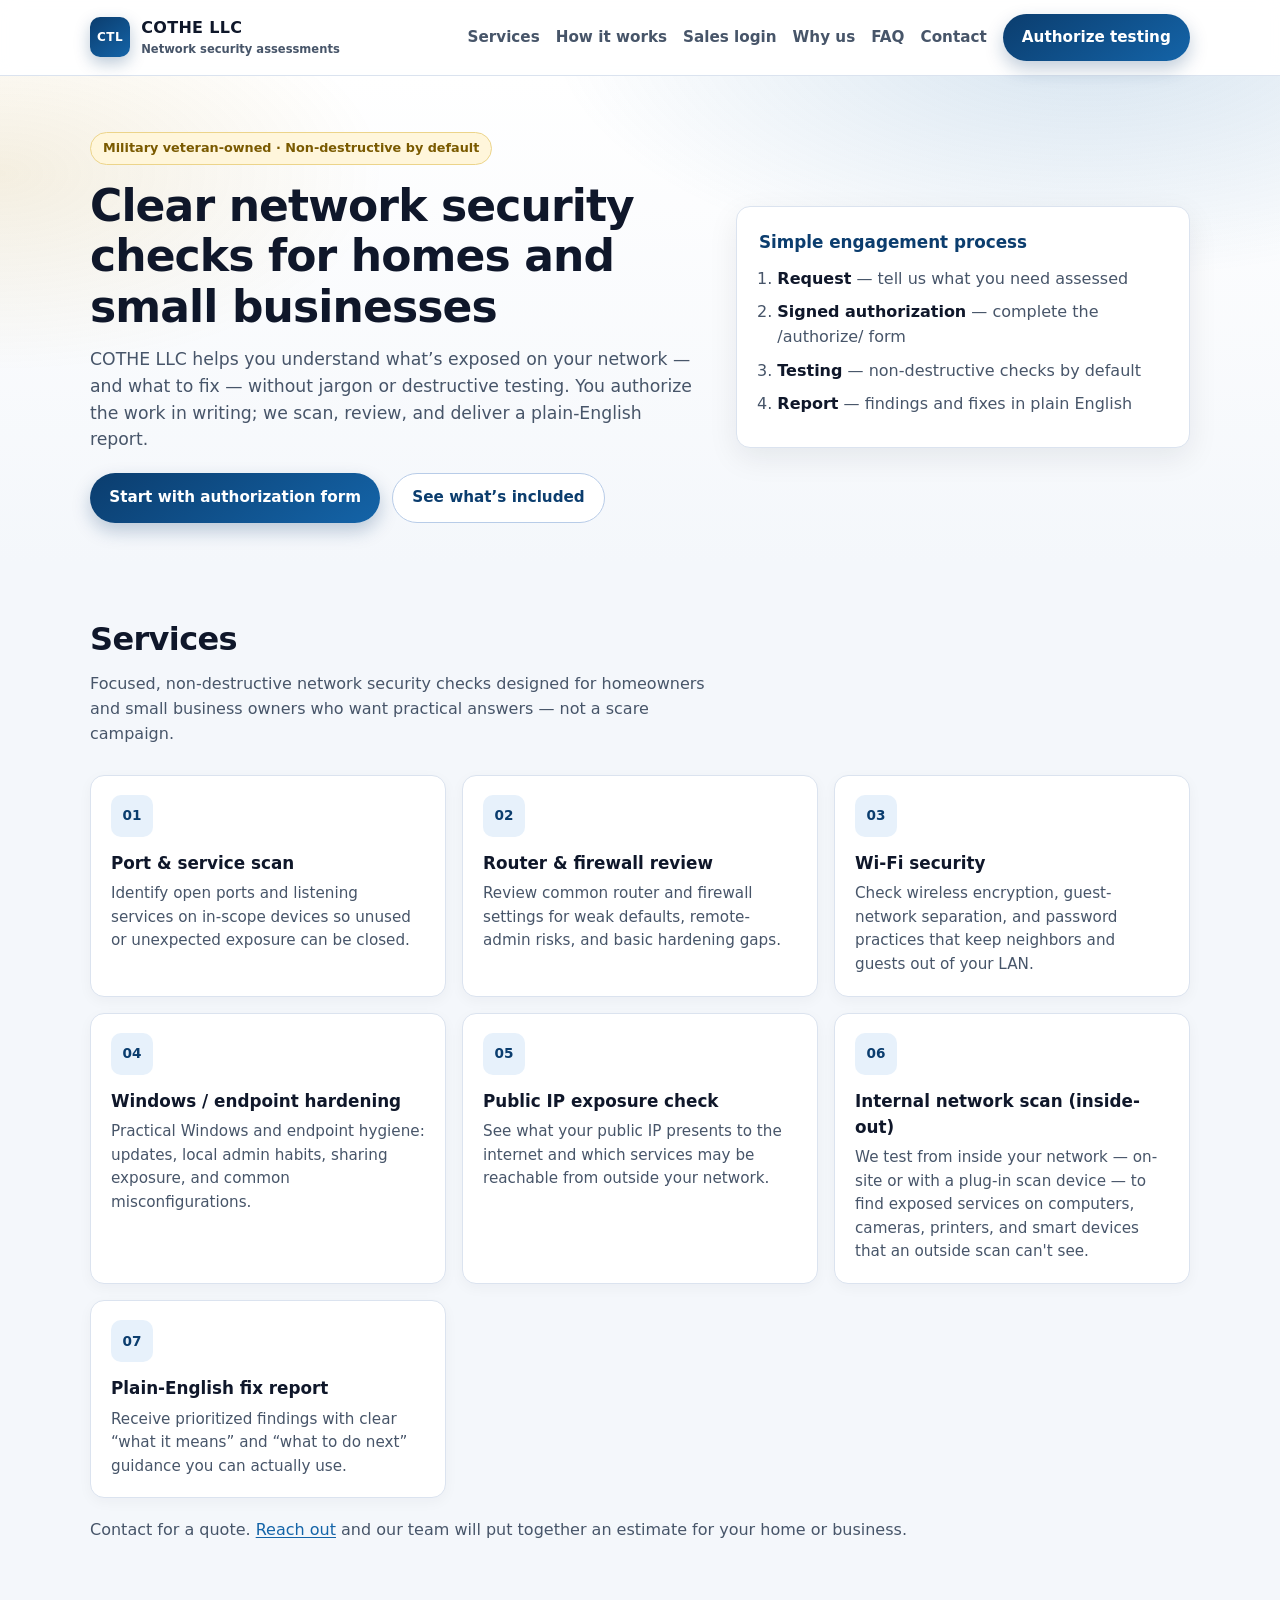
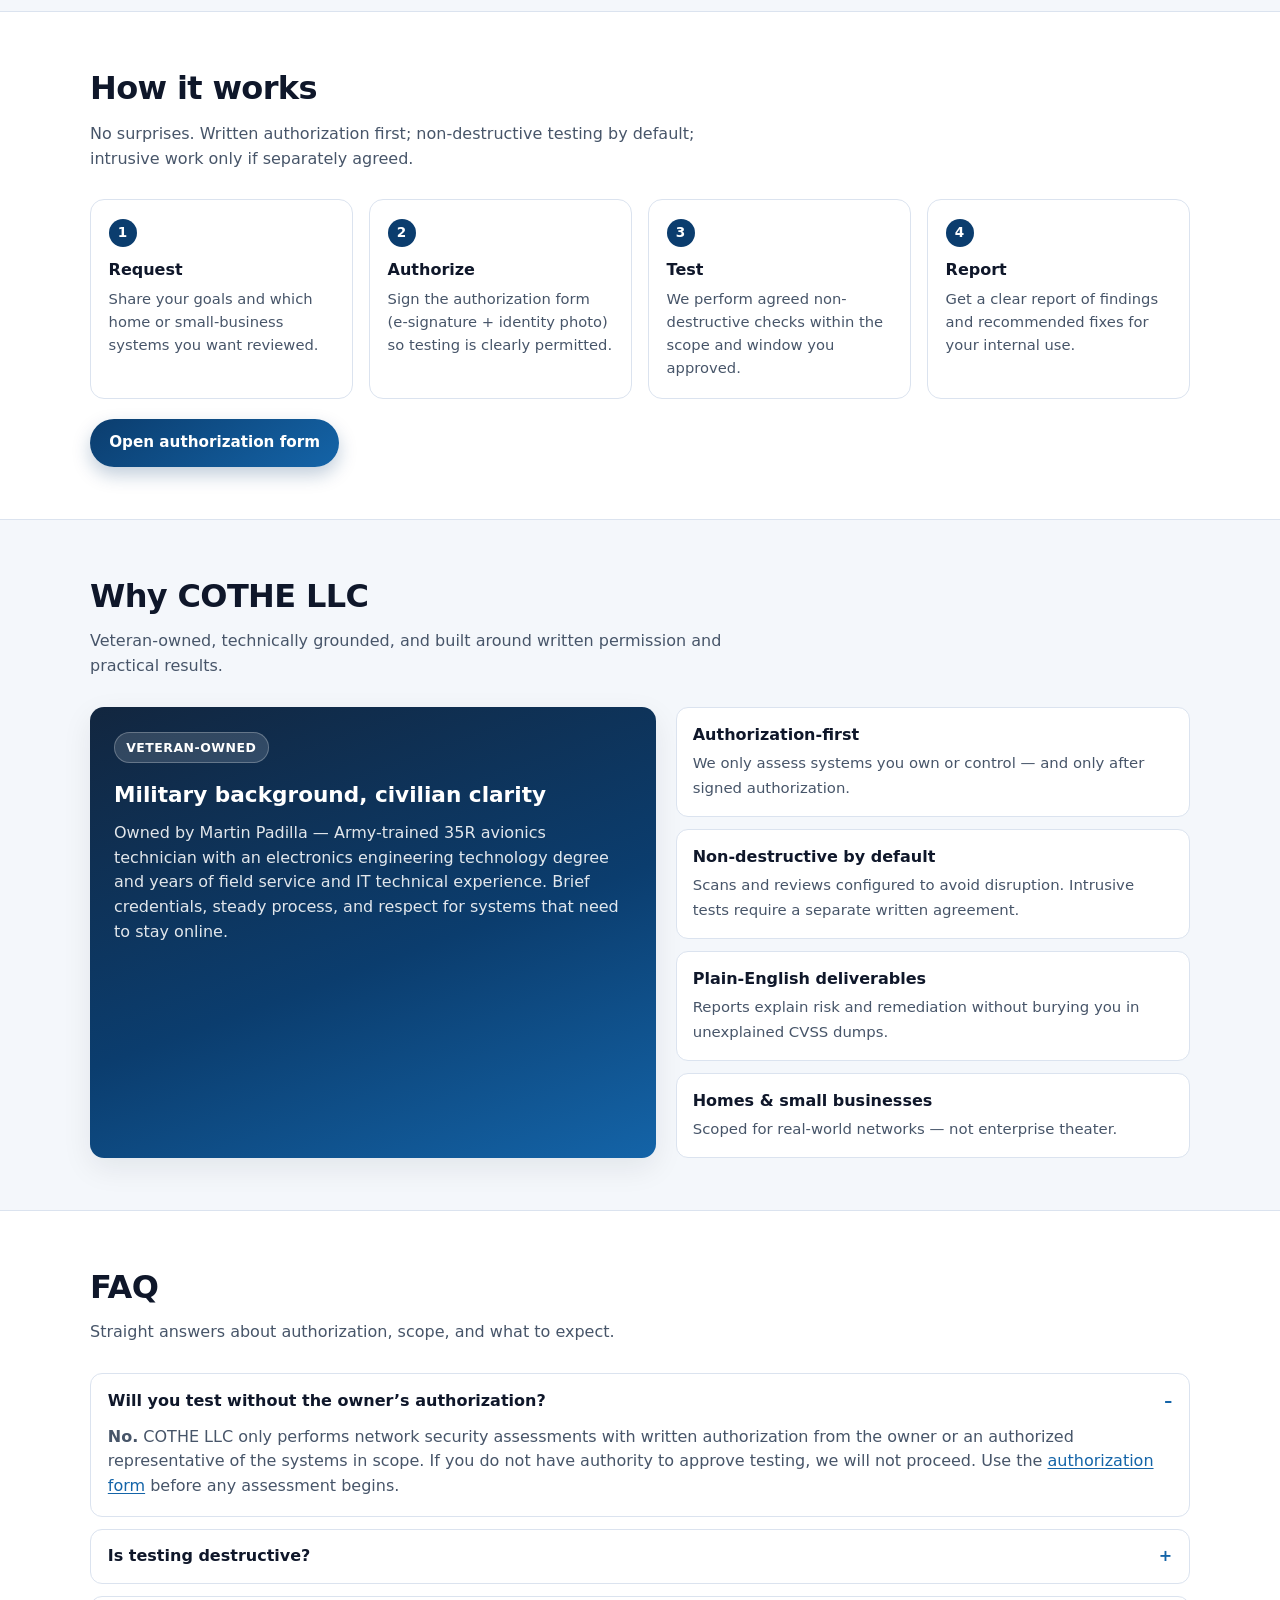
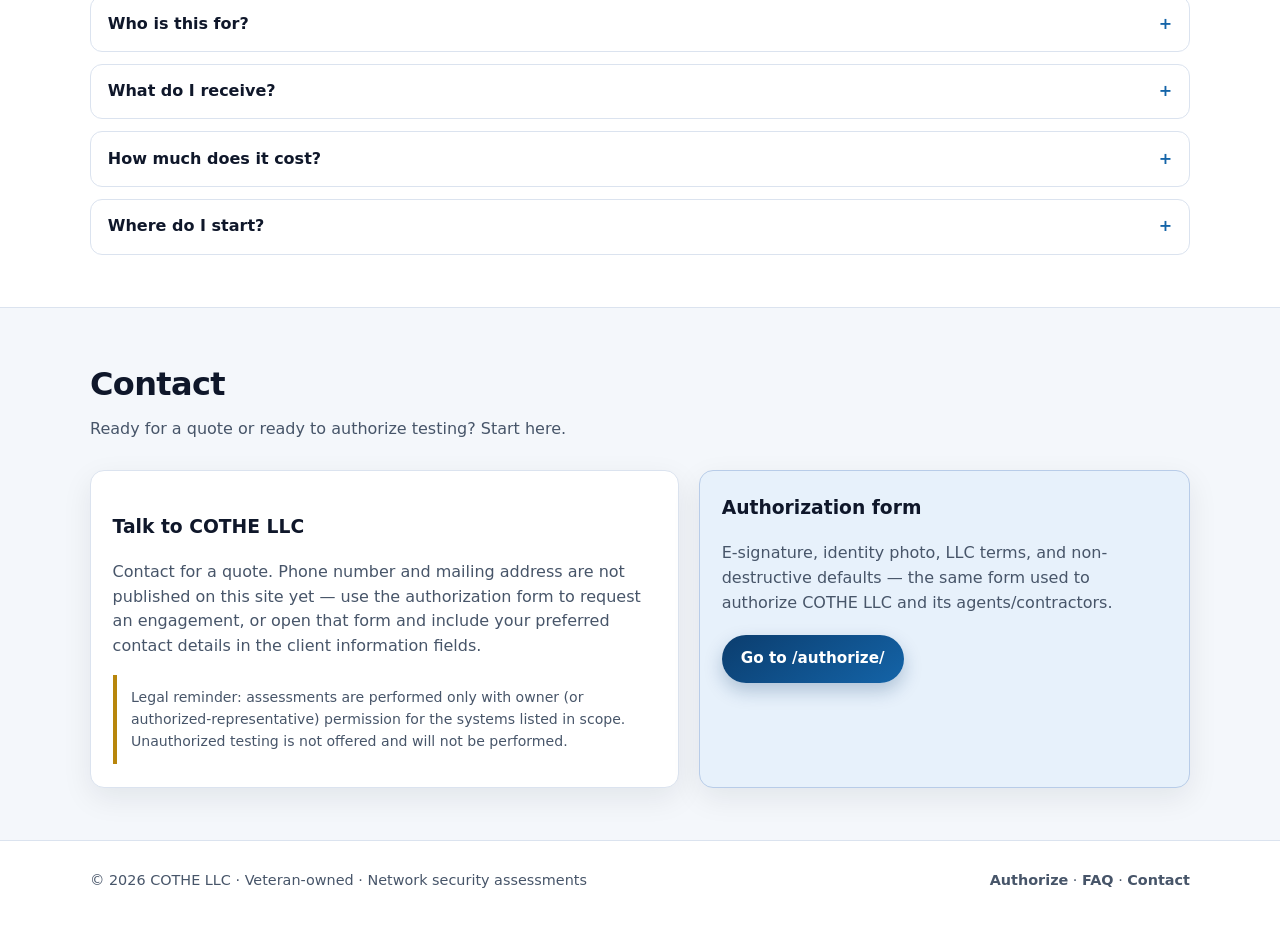
<file: index.html>
<!DOCTYPE html>
<html lang="en">
<head>
  <meta charset="UTF-8" />
  <meta name="viewport" content="width=device-width, initial-scale=1" />
  <meta name="description" content="COTHE LLC — veteran-owned network security assessments for homes and small businesses. Non-destructive checks with clear, plain-English reports." />
  <title>COTHE LLC — Network Security Assessments</title>
  <link rel="stylesheet" href="css/styles.css" />
</head>
<body>
  <header class="site-header">
    <div class="container nav">
      <a class="brand" href="./">
        <div class="brand-mark">CTL</div>
        <div>
          COTHE LLC
          <span>Network security assessments</span>
        </div>
      </a>
      <ul class="nav-links">
        <li><a href="#services">Services</a></li>
        <li><a href="#how">How it works</a></li>
        <li><a href="quote/">Sales login</a></li>
        <li><a href="#why">Why us</a></li>
        <li><a href="#faq">FAQ</a></li>
        <li><a href="#contact">Contact</a></li>
        <li><a class="btn btn-primary" href="authorize/">Authorize testing</a></li>
      </ul>
    </div>
  </header>

  <main>
    <section class="hero">
      <div class="container hero-grid">
        <div>
          <div class="eyebrow">Military veteran-owned · Non-destructive by default</div>
          <h1>Clear network security checks for homes and small businesses</h1>
          <p class="lead">
            COTHE LLC helps you understand what’s exposed on your network — and what to fix —
            without jargon or destructive testing. You authorize the work in writing; we scan,
            review, and deliver a plain-English report.
          </p>
          <div class="btn-row">
            <a class="btn btn-primary" href="authorize/">Start with authorization form</a>
            <a class="btn btn-secondary" href="#services">See what’s included</a>
          </div>
        </div>
        <aside class="hero-card" aria-label="Engagement process">
          <h2>Simple engagement process</h2>
          <ol>
            <li><strong>Request</strong> — tell us what you need assessed</li>
            <li><strong>Signed authorization</strong> — complete the /authorize/ form</li>
            <li><strong>Testing</strong> — non-destructive checks by default</li>
            <li><strong>Report</strong> — findings and fixes in plain English</li>
          </ol>
        </aside>
      </div>
    </section>

    <section id="services">
      <div class="container">
        <div class="section-head">
          <h2>Services</h2>
          <p>
            Focused, non-destructive network security checks designed for homeowners and small
            business owners who want practical answers — not a scare campaign.
          </p>
        </div>
        <div class="cards">
          <article class="card">
            <div class="icon">01</div>
            <h3>Port &amp; service scan</h3>
            <p>Identify open ports and listening services on in-scope devices so unused or unexpected exposure can be closed.</p>
          </article>
          <article class="card">
            <div class="icon">02</div>
            <h3>Router &amp; firewall review</h3>
            <p>Review common router and firewall settings for weak defaults, remote-admin risks, and basic hardening gaps.</p>
          </article>
          <article class="card">
            <div class="icon">03</div>
            <h3>Wi‑Fi security</h3>
            <p>Check wireless encryption, guest-network separation, and password practices that keep neighbors and guests out of your LAN.</p>
          </article>
          <article class="card">
            <div class="icon">04</div>
            <h3>Windows / endpoint hardening</h3>
            <p>Practical Windows and endpoint hygiene: updates, local admin habits, sharing exposure, and common misconfigurations.</p>
          </article>
          <article class="card">
            <div class="icon">05</div>
            <h3>Public IP exposure check</h3>
            <p>See what your public IP presents to the internet and which services may be reachable from outside your network.</p>
          </article>
          <article class="card">
            <div class="icon">06</div>
            <h3>Internal network scan (inside-out)</h3>
            <p>We test from inside your network — on-site or with a plug-in scan device — to find exposed services on computers, cameras, printers, and smart devices that an outside scan can't see.</p>
          </article>
          <article class="card">
            <div class="icon">07</div>
            <h3>Plain-English fix report</h3>
            <p>Receive prioritized findings with clear “what it means” and “what to do next” guidance you can actually use.</p>
          </article>
        </div>
        <p class="muted" style="margin-top:1.25rem;">
          Contact for a quote. <a href="#contact">Reach out</a> and our team will put together an estimate for your home or business.
        </p>
      </div>
    </section>

    <section id="how" class="alt">
      <div class="container">
        <div class="section-head">
          <h2>How it works</h2>
          <p>No surprises. Written authorization first; non-destructive testing by default; intrusive work only if separately agreed.</p>
        </div>
        <div class="steps">
          <div class="step">
            <h3>Request</h3>
            <p>Share your goals and which home or small-business systems you want reviewed.</p>
          </div>
          <div class="step">
            <h3>Authorize</h3>
            <p>Sign the authorization form (e-signature + identity photo) so testing is clearly permitted.</p>
          </div>
          <div class="step">
            <h3>Test</h3>
            <p>We perform agreed non-destructive checks within the scope and window you approved.</p>
          </div>
          <div class="step">
            <h3>Report</h3>
            <p>Get a clear report of findings and recommended fixes for your internal use.</p>
          </div>
        </div>
        <div class="btn-row">
          <a class="btn btn-primary" href="authorize/">Open authorization form</a>
        </div>
      </div>
    </section>

    <section id="why">
      <div class="container">
        <div class="section-head">
          <h2>Why COTHE LLC</h2>
          <p>Veteran-owned, technically grounded, and built around written permission and practical results.</p>
        </div>
        <div class="why-grid">
          <div class="badge-card">
            <div class="tag">Veteran-owned</div>
            <h3>Military background, civilian clarity</h3>
            <p>
              Owned by Martin Padilla — Army-trained 35R avionics technician with an electronics
              engineering technology degree and years of field service and IT technical experience.
              Brief credentials, steady process, and respect for systems that need to stay online.
            </p>
          </div>
          <ul class="why-list">
            <li>
              <strong>Authorization-first</strong>
              <span>We only assess systems you own or control — and only after signed authorization.</span>
            </li>
            <li>
              <strong>Non-destructive by default</strong>
              <span>Scans and reviews configured to avoid disruption. Intrusive tests require a separate written agreement.</span>
            </li>
            <li>
              <strong>Plain-English deliverables</strong>
              <span>Reports explain risk and remediation without burying you in unexplained CVSS dumps.</span>
            </li>
            <li>
              <strong>Homes &amp; small businesses</strong>
              <span>Scoped for real-world networks — not enterprise theater.</span>
            </li>
          </ul>
        </div>
      </div>
    </section>

    <section id="faq" class="alt">
      <div class="container">
        <div class="section-head">
          <h2>FAQ</h2>
          <p>Straight answers about authorization, scope, and what to expect.</p>
        </div>
        <div class="faq">
          <details class="faq-item" open>
            <summary>Will you test without the owner’s authorization?</summary>
            <p>
              <strong>No.</strong> COTHE LLC only performs network security assessments with written authorization
              from the owner or an authorized representative of the systems in scope. If you do not have authority
              to approve testing, we will not proceed. Use the <a href="authorize/">authorization form</a> before any assessment begins.
            </p>
          </details>
          <details class="faq-item">
            <summary>Is testing destructive?</summary>
            <p>
              Non-destructive checks are the default (discovery, careful scanning, configuration review, and similar work).
              Intrusive or disruptive testing is not authorized unless separately agreed in writing.
            </p>
          </details>
          <details class="faq-item">
            <summary>Who is this for?</summary>
            <p>
              Homeowners and small businesses that want a practical look at network exposure, Wi‑Fi hygiene,
              router/firewall basics, and endpoint hardening — with a clear fix list afterward.
            </p>
          </details>
          <details class="faq-item">
            <summary>What do I receive?</summary>
            <p>
              A plain-English report for your internal use: what was checked, what matters most, and recommended next steps.
              We do not claim every possible issue will be found; assessments are point-in-time.
            </p>
          </details>
          <details class="faq-item">
            <summary>How much does it cost?</summary>
            <p>
              Pricing depends on the size of your home or business network and the add-ons you need. Contact for a quote and our team will send you an estimate.
            </p>
          </details>
          <details class="faq-item">
            <summary>Where do I start?</summary>
            <p>
              Read the process above, then complete the signed <a href="authorize/">authorization form</a>.
              You can also reach out through the contact section for a quote before authorizing.
            </p>
          </details>
        </div>
      </div>
    </section>

    <section id="contact">
      <div class="container">
        <div class="section-head">
          <h2>Contact</h2>
          <p>Ready for a quote or ready to authorize testing? Start here.</p>
        </div>
        <div class="contact-box">
          <div class="contact-card">
            <h3>Talk to COTHE LLC</h3>
            <p class="muted">
              Contact for a quote. Phone number and mailing address are not published on this site yet —
              use the authorization form to request an engagement, or open that form and include your
              preferred contact details in the client information fields.
            </p>
            <div class="legal-note">
              Legal reminder: assessments are performed only with owner (or authorized-representative) permission
              for the systems listed in scope. Unauthorized testing is not offered and will not be performed.
            </div>
          </div>
          <div class="cta-card">
            <h3>Authorization form</h3>
            <p class="muted">
              E-signature, identity photo, LLC terms, and non-destructive defaults — the same form used to authorize COTHE LLC and its agents/contractors.
            </p>
            <div class="btn-row">
              <a class="btn btn-primary" href="authorize/">Go to /authorize/</a>
            </div>
          </div>
        </div>
      </div>
    </section>
  </main>

  <footer class="site-footer">
    <div class="container footer-row">
      <div>© <span id="y"></span> COTHE LLC · Veteran-owned · Network security assessments</div>
      <div>
        <a href="authorize/">Authorize</a>
        ·
        <a href="#faq">FAQ</a>
        ·
        <a href="#contact">Contact</a>
      </div>
    </div>
  </footer>
  <script>
    document.getElementById("y").textContent = new Date().getFullYear();
  </script>
</body>
</html>
</file>
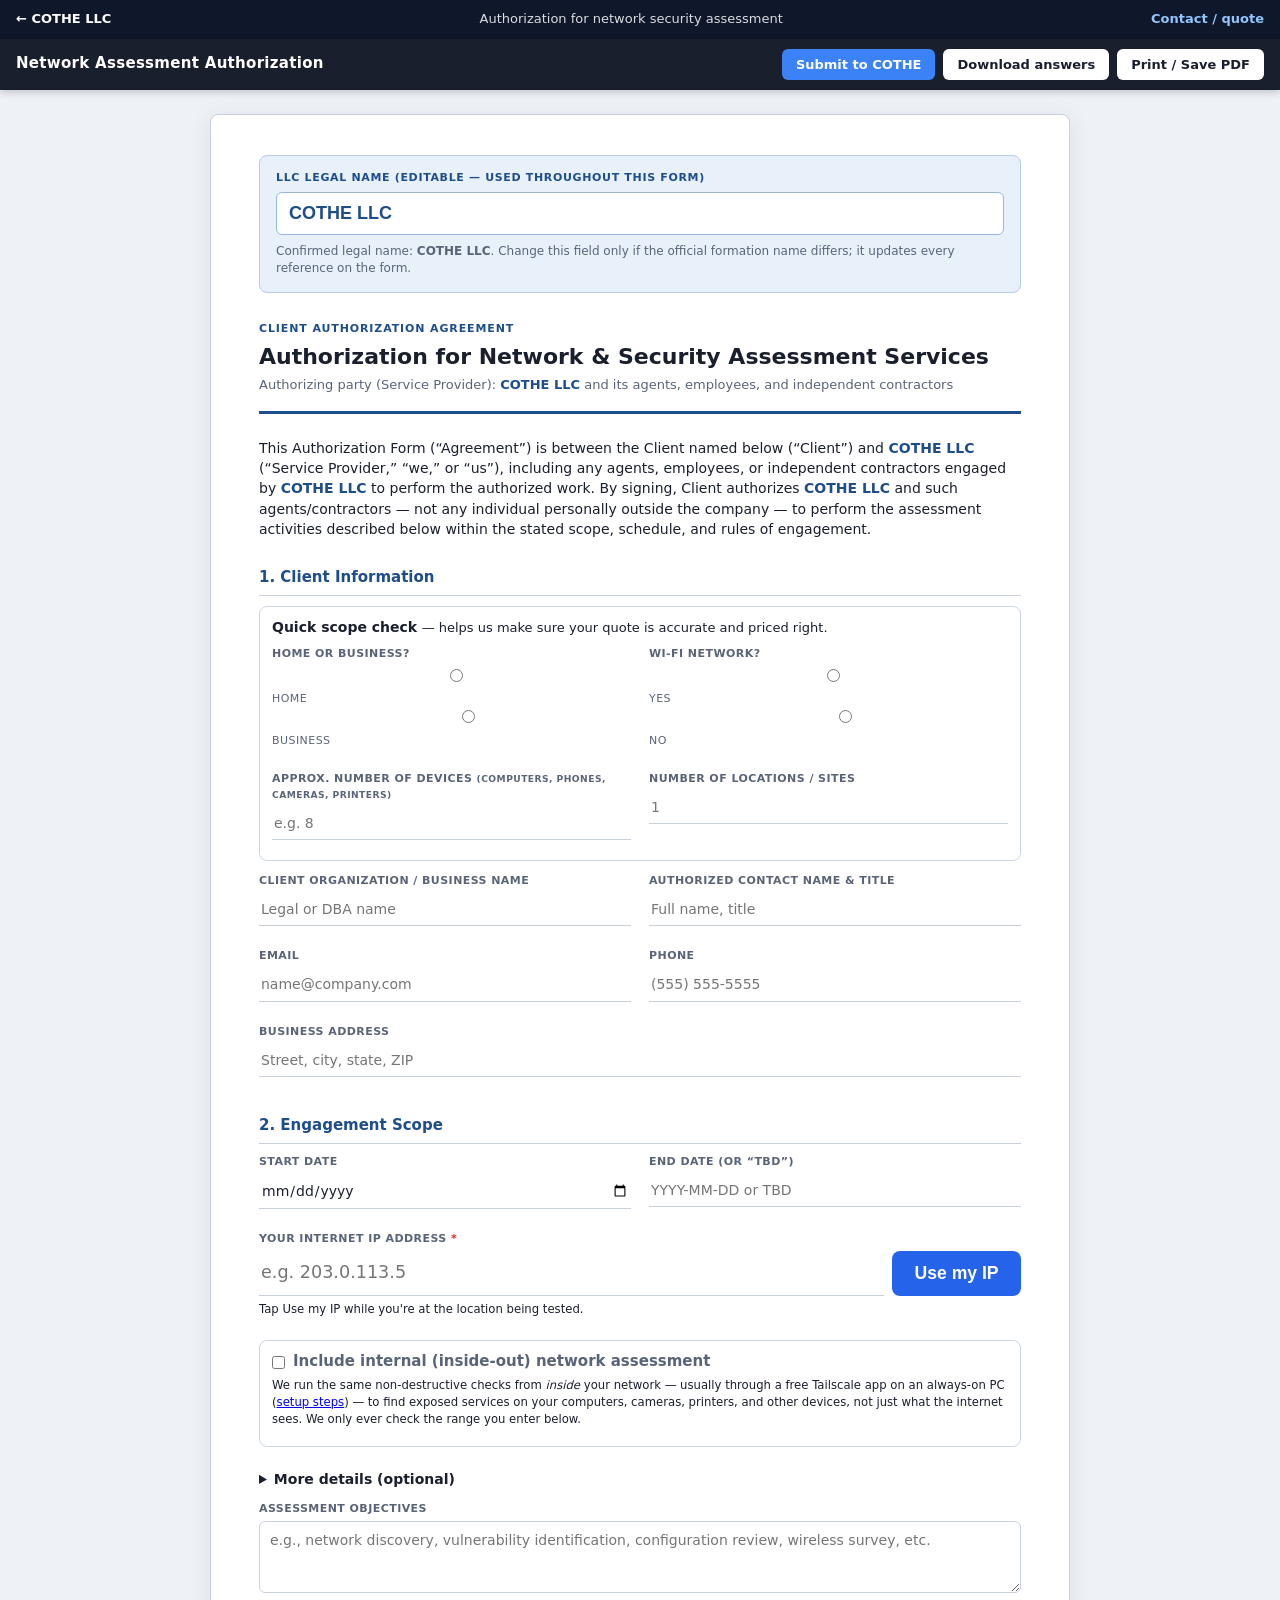
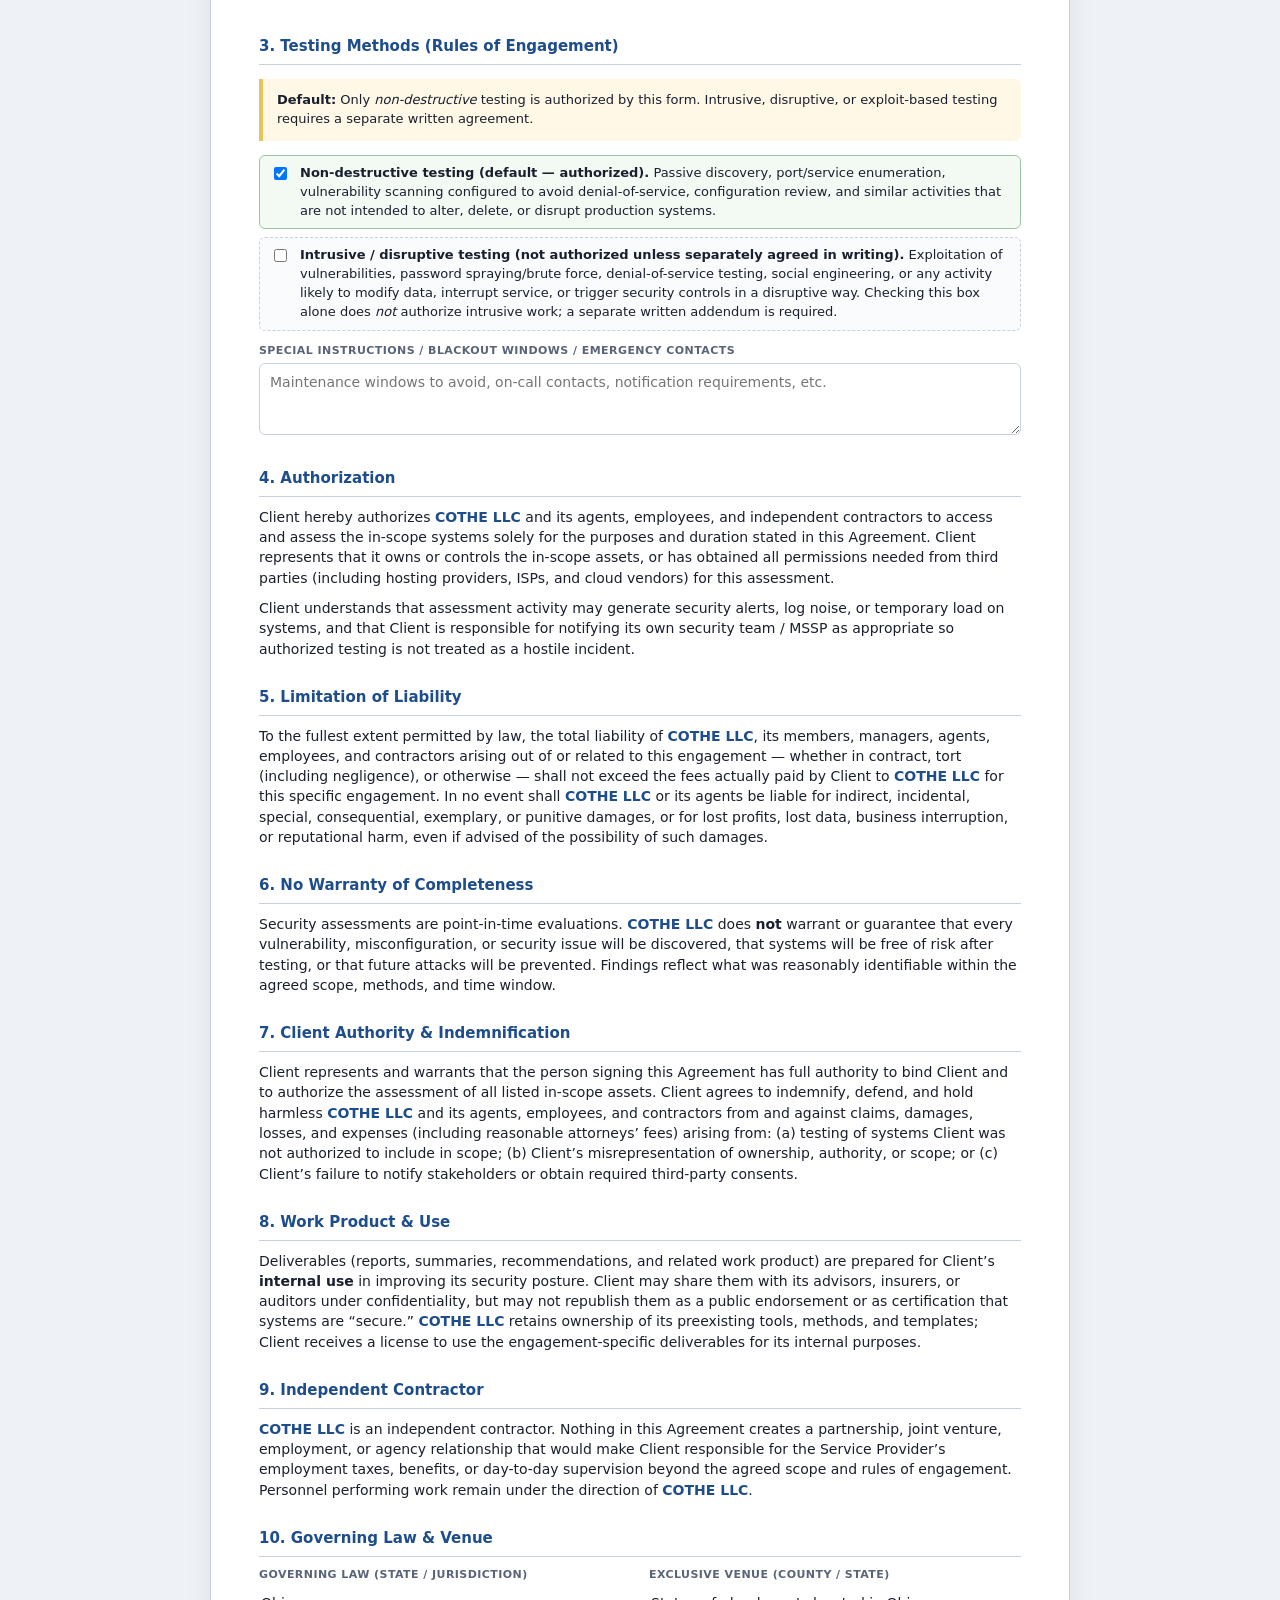
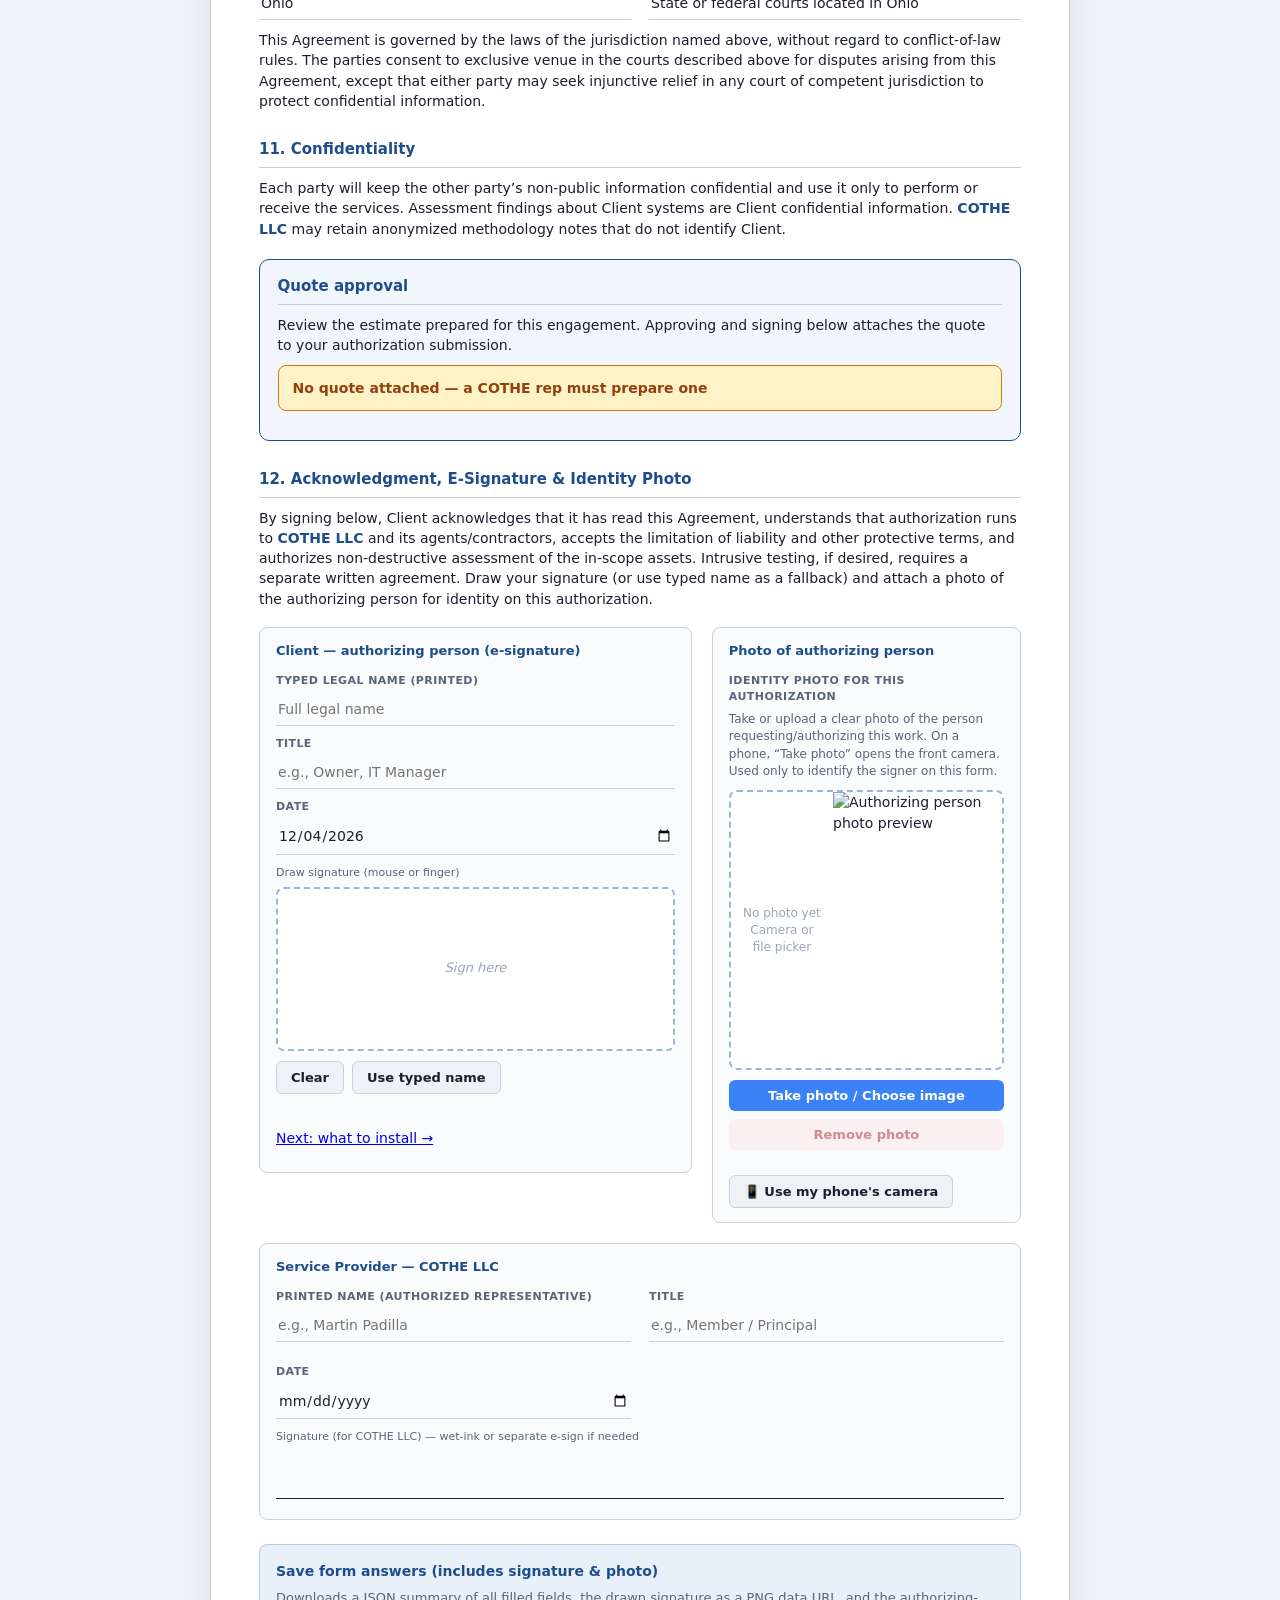
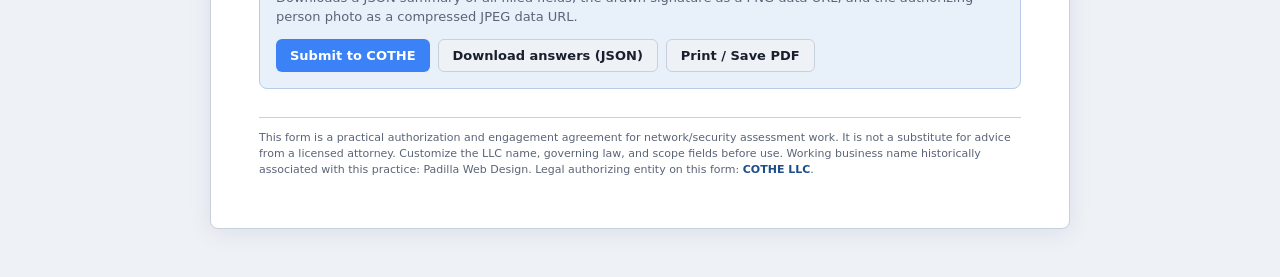
<file: authorize/index.html>
<!DOCTYPE html>
<html lang="en">
<head>
  <meta charset="UTF-8" />
  <meta name="viewport" content="width=device-width, initial-scale=1, viewport-fit=cover" />
  <title>Authorize Testing — COTHE LLC</title>
  <style>
    :root {
      --ink: #1a1f2e;
      --muted: #5a6478;
      --line: #c8d0dc;
      --accent: #1e4d8c;
      --accent-soft: #e8f0fa;
      --warn-bg: #fff8e6;
      --warn-border: #e6c35c;
      --paper: #ffffff;
      --page: #eef1f6;
      --ok: #1b7a3d;
      --danger: #a33;
    }

    * { box-sizing: border-box; }

    body {
      margin: 0;
      font-family: "Segoe UI", system-ui, -apple-system, sans-serif;
      color: var(--ink);
      background: var(--page);
      line-height: 1.45;
      font-size: 14px;
      -webkit-text-size-adjust: 100%;
    }

    .toolbar {
      position: sticky;
      top: 0;
      z-index: 20;
      display: flex;
      flex-wrap: wrap;
      gap: 10px;
      align-items: center;
      justify-content: space-between;
      padding: 10px 16px;
      background: var(--ink);
      color: #fff;
      box-shadow: 0 2px 8px rgba(0,0,0,.2);
    }

    .toolbar h1 {
      margin: 0;
      font-size: 15px;
      font-weight: 600;
      letter-spacing: .02em;
    }

    .toolbar .actions { display: flex; gap: 8px; flex-wrap: wrap; }

    .toolbar button, .btn {
      border: 0;
      border-radius: 6px;
      padding: 8px 14px;
      font-size: 13px;
      font-weight: 600;
      cursor: pointer;
      background: #fff;
      color: var(--ink);
      font-family: inherit;
    }

    .toolbar button.primary, .btn.primary { background: #3b82f6; color: #fff; }
    .btn.ghost { background: #eef2f7; color: var(--ink); border: 1px solid var(--line); }
    .btn.danger { background: #fde8e8; color: var(--danger); }
    .btn:disabled { opacity: .55; cursor: not-allowed; }

    .page {
      max-width: 860px;
      margin: 24px auto 48px;
      background: var(--paper);
      border: 1px solid var(--line);
      border-radius: 8px;
      box-shadow: 0 4px 24px rgba(26,31,46,.08);
      padding: 40px 48px;
    }

    .llc-banner {
      background: var(--accent-soft);
      border: 1px solid #b8cce8;
      border-radius: 8px;
      padding: 14px 16px;
      margin-bottom: 28px;
    }

    .llc-banner label {
      display: block;
      font-size: 11px;
      font-weight: 700;
      text-transform: uppercase;
      letter-spacing: .06em;
      color: var(--accent);
      margin-bottom: 6px;
    }

    .llc-banner input {
      width: 100%;
      border: 1px solid #9bb6d9;
      border-radius: 6px;
      padding: 10px 12px;
      font-size: 18px;
      font-weight: 700;
      color: var(--accent);
      background: #fff;
    }

    .llc-banner .hint {
      margin: 8px 0 0;
      font-size: 12px;
      color: var(--muted);
    }

    .doc-header {
      border-bottom: 3px solid var(--accent);
      padding-bottom: 16px;
      margin-bottom: 24px;
    }

    .doc-header .eyebrow {
      font-size: 11px;
      font-weight: 700;
      text-transform: uppercase;
      letter-spacing: .08em;
      color: var(--accent);
      margin: 0 0 6px;
    }

    .doc-header h2 {
      margin: 0 0 6px;
      font-size: 22px;
      line-height: 1.25;
      color: var(--ink);
    }

    .doc-header .sub {
      margin: 0;
      color: var(--muted);
      font-size: 13px;
    }

    h3 {
      margin: 28px 0 10px;
      font-size: 15px;
      color: var(--accent);
      border-bottom: 1px solid var(--line);
      padding-bottom: 6px;
    }

    p { margin: 0 0 10px; }

    .callout {
      background: var(--warn-bg);
      border-left: 4px solid var(--warn-border);
      padding: 12px 14px;
      margin: 14px 0;
      border-radius: 0 6px 6px 0;
      font-size: 13px;
    }

    .grid-2 {
      display: grid;
      grid-template-columns: 1fr 1fr;
      gap: 12px 18px;
    }

    .field { margin-bottom: 10px; }

    .field label {
      display: block;
      font-size: 11px;
      font-weight: 700;
      text-transform: uppercase;
      letter-spacing: .04em;
      color: var(--muted);
      margin-bottom: 4px;
    }

    .field input,
    .field textarea,
    .field select {
      width: 100%;
      border: 0;
      border-bottom: 1px solid var(--line);
      padding: 6px 2px;
      font: inherit;
      color: var(--ink);
      background: transparent;
      border-radius: 0;
    }

    .field textarea {
      border: 1px solid var(--line);
      border-radius: 6px;
      padding: 8px 10px;
      min-height: 72px;
      resize: vertical;
    }

    .field input:focus,
    .field textarea:focus,
    .llc-banner input:focus {
      outline: none;
      border-color: var(--accent);
      background: #f7faff;
    }

    .check-row {
      display: flex;
      gap: 10px;
      align-items: flex-start;
      margin: 8px 0;
      padding: 8px 10px;
      border: 1px solid var(--line);
      border-radius: 6px;
      background: #fafbfd;
    }

    .check-row input { margin-top: 3px; flex-shrink: 0; }
    .check-row label { font-size: 13px; cursor: pointer; }
    .check-row.default { border-color: #9bc4a0; background: #f3faf4; }
    .check-row.optional { border-style: dashed; }

    .sig-grid {
      display: grid;
      grid-template-columns: 1.4fr 1fr;
      gap: 20px;
      margin-top: 18px;
      align-items: start;
    }

    .sig-block {
      border: 1px solid var(--line);
      border-radius: 8px;
      padding: 14px 16px;
      background: #fafbfd;
    }

    .sig-block h4 {
      margin: 0 0 12px;
      font-size: 13px;
      color: var(--accent);
    }

    .sig-meta {
      font-size: 11px;
      color: var(--muted);
      margin: 0 0 6px;
    }

    .sig-pad-wrap {
      position: relative;
      border: 2px dashed #9bb6d9;
      border-radius: 8px;
      background: #fff;
      touch-action: none;
      overflow: hidden;
    }

    .sig-pad-wrap.has-ink { border-style: solid; border-color: var(--accent); }

    #sigCanvas {
      display: block;
      width: 100%;
      height: 160px;
      cursor: crosshair;
      touch-action: none;
    }

    .sig-pad-hint {
      position: absolute;
      inset: 0;
      display: flex;
      align-items: center;
      justify-content: center;
      pointer-events: none;
      color: #9aa6b8;
      font-size: 13px;
      font-style: italic;
    }

    .sig-pad-wrap.has-ink .sig-pad-hint { display: none; }

    .sig-actions {
      display: flex;
      flex-wrap: wrap;
      gap: 8px;
      margin: 10px 0 12px;
    }


    .quote-approve {
      margin: 1.25rem 0 1.5rem;
      padding: 1rem 1.1rem 1.15rem;
      border: 1px solid #1e4d8c;
      border-radius: 10px;
      background: #f0f6fc;
    }
    .quote-approve h3 { margin-top: 0; color: #1e4d8c; }
    .quote-approve .q-none {
      padding: 12px 14px;
      background: #fef3c7;
      border: 1px solid #d97706;
      border-radius: 8px;
      font-weight: 600;
      color: #92400e;
    }
    .quote-approve .q-lines {
      white-space: pre-line;
      font-size: 13px;
      background: #fff;
      border: 1px solid #cbd5e1;
      border-radius: 8px;
      padding: 10px 12px;
      margin: 0.5rem 0 0.75rem;
    }
    .quote-approve .q-approve-check {
      display: flex;
      gap: 0.5rem;
      align-items: flex-start;
      margin: 0.75rem 0;
      font-weight: 600;
    }
    .quote-approve .q-approve-check input { margin-top: 3px; }
    .sig-status {
      font-size: 12px;
      color: var(--ok);
      min-height: 1.2em;
      margin: 0 0 8px;
    }

    .photo-block label.photo-label {
      display: block;
      font-size: 11px;
      font-weight: 700;
      text-transform: uppercase;
      letter-spacing: .04em;
      color: var(--muted);
      margin-bottom: 6px;
    }

    .photo-help {
      font-size: 12px;
      color: var(--muted);
      margin: 0 0 10px;
    }

    .photo-preview-box {
      width: 100%;
      aspect-ratio: 3 / 4;
      max-height: 280px;
      border: 2px dashed #9bb6d9;
      border-radius: 8px;
      background: #fff;
      display: flex;
      align-items: center;
      justify-content: center;
      overflow: hidden;
      margin-bottom: 10px;
    }

    .photo-preview-box.has-photo { border-style: solid; border-color: var(--accent); }

    .photo-preview-box img {
      width: 100%;
      height: 100%;
      object-fit: cover;
      display: block;
    }

    .photo-preview-box .placeholder {
      text-align: center;
      padding: 12px;
      color: #9aa6b8;
      font-size: 12px;
      line-height: 1.4;
    }

    .photo-actions {
      display: flex;
      flex-direction: column;
      gap: 8px;
    }

    .phone-handoff { margin-top: 10px; }
    .phone-code { font: 700 2.2rem/1.2 ui-monospace, monospace; letter-spacing: .25em; margin: 6px 0; }
    .phone-qr img, .phone-qr svg { width: 200px; height: 200px; background:#fff; padding:6px; }
    .photo-actions .btn { width: 100%; text-align: center; }

    .photo-actions input[type="file"] {
      position: absolute;
      width: 1px;
      height: 1px;
      opacity: 0;
      overflow: hidden;
    }

    .provider-sig-line {
      border-bottom: 1px solid var(--ink);
      height: 36px;
      margin: 18px 0 6px;
    }

    .download-panel {
      margin-top: 24px;
      padding: 16px;
      border: 1px solid #b8cce8;
      border-radius: 8px;
      background: var(--accent-soft);
    }

    .download-panel h4 {
      margin: 0 0 8px;
      font-size: 14px;
      color: var(--accent);
    }

    .download-panel p {
      font-size: 13px;
      color: var(--muted);
      margin-bottom: 12px;
    }

    .download-panel .btn-row {
      display: flex;
      flex-wrap: wrap;
      gap: 8px;
    }

    .footer-note {
      margin-top: 28px;
      padding-top: 12px;
      border-top: 1px solid var(--line);
      font-size: 11px;
      color: var(--muted);
    }

    .llc-name { font-weight: 700; color: var(--accent); }

    @media print {
      body { background: #fff; font-size: 11.5px; }
      .toolbar, .sig-actions, .photo-actions, .download-panel { display: none !important; }
      .page {
        margin: 0;
        border: 0;
        box-shadow: none;
        border-radius: 0;
        padding: 0;
        max-width: none;
      }
      .sig-pad-wrap, .photo-preview-box { break-inside: avoid; }
      .sig-pad-hint { display: none !important; }
      #sigCanvas { height: 120px; }
    }

    @media (max-width: 720px) {
      .page { margin: 12px; padding: 22px 16px; }
      .grid-2, .sig-grid { grid-template-columns: 1fr; }
      #sigCanvas { height: 180px; }
      .photo-preview-box {
        max-height: none;
        aspect-ratio: 4 / 3;
      }
      .toolbar h1 { font-size: 13px; }
    }
  </style>
</head>
<body>

  <div class="site-mini-nav" style="background:#0f172a;color:#fff;padding:10px 16px;display:flex;flex-wrap:wrap;gap:10px;align-items:center;justify-content:space-between;font-family:Segoe UI,system-ui,sans-serif;font-size:13px;">
    <a href="../" style="color:#fff;text-decoration:none;font-weight:700;">← COTHE LLC</a>
    <span style="opacity:.85;">Authorization for network security assessment</span>
    <a href="../#contact" style="color:#93c5fd;text-decoration:none;font-weight:600;">Contact / quote</a>
  </div>

  <div class="toolbar">
    <h1>Network Assessment Authorization</h1>
    <div class="actions">
      <button type="button" id="btnSubmitIntake" class="primary">Submit to COTHE</button>
      <button type="button" id="btnDownloadJson">Download answers</button>
      <button type="button" onclick="window.print()">Print / Save PDF</button>
    </div>
  </div>

  <main class="page">
    <div class="llc-banner">
      <label for="llcLegalName">LLC legal name (editable — used throughout this form)</label>
      <input
        id="llcLegalName"
        type="text"
        value="COTHE LLC"
        placeholder="Your LLC Name, LLC"
        autocomplete="organization"
        aria-describedby="llcHint"
      />
      <p class="hint" id="llcHint">
        Confirmed legal name: <strong>COTHE LLC</strong>. Change this field only if the official formation name differs; it updates every reference on the form.
      </p>
    </div>

    <header class="doc-header">
      <p class="eyebrow">Client Authorization Agreement</p>
      <h2>Authorization for Network &amp; Security Assessment Services</h2>
      <p class="sub">
        Authorizing party (Service Provider): <span class="llc-name llc-sync">COTHE LLC</span>
        and its agents, employees, and independent contractors
      </p>
    </header>

    <p>
      This Authorization Form (“Agreement”) is between the Client named below (“Client”) and
      <span class="llc-name llc-sync">COTHE LLC</span> (“Service Provider,” “we,” or “us”), including any agents,
      employees, or independent contractors engaged by <span class="llc-name llc-sync">COTHE LLC</span> to perform
      the authorized work. By signing, Client authorizes <span class="llc-name llc-sync">COTHE LLC</span> and such
      agents/contractors — not any individual personally outside the company — to perform the assessment activities
      described below within the stated scope, schedule, and rules of engagement.
    </p>

    <h3>1. Client Information</h3>
    <div class="field" id="scopeBox" style="border:1px solid #cbd5e1;border-radius:8px;padding:10px 12px;margin-bottom:12px">
      <strong>Quick scope check</strong> <span class="muted" style="font-size:13px">— helps us make sure your quote is accurate and priced right.</span>
      <div class="grid-2" style="margin-top:8px">
        <div class="field"><label>Home or Business?</label>
          <label style="display:inline;font-weight:normal"><input type="radio" name="scopeUse" value="home" /> Home</label>
          <label style="display:inline;font-weight:normal;margin-left:12px"><input type="radio" name="scopeUse" value="business" /> Business</label></div>
        <div class="field"><label>Wi-Fi network?</label>
          <label style="display:inline;font-weight:normal"><input type="radio" name="scopeWifi" value="yes" /> Yes</label>
          <label style="display:inline;font-weight:normal;margin-left:12px"><input type="radio" name="scopeWifi" value="no" /> No</label></div>
        <div class="field"><label for="scopeDevices">Approx. number of devices <small>(computers, phones, cameras, printers)</small></label>
          <input id="scopeDevices" type="number" min="0" step="1" inputmode="numeric" placeholder="e.g. 8" /></div>
        <div class="field"><label for="scopeSites">Number of locations / sites</label>
          <input id="scopeSites" type="number" min="1" step="1" inputmode="numeric" placeholder="1" /></div>
      </div>
      <p id="scopeNote" role="status" aria-live="polite" hidden style="margin:6px 0 0;padding:6px 10px;font-size:13px;border-radius:6px"></p>
    </div>
    <div class="grid-2">
      <div class="field">
        <label for="clientOrg">Client organization / business name</label>
        <input id="clientOrg" type="text" placeholder="Legal or DBA name" />
      </div>
      <div class="field">
        <label for="clientContact">Authorized contact name &amp; title</label>
        <input id="clientContact" type="text" placeholder="Full name, title" />
      </div>
      <div class="field">
        <label for="clientEmail">Email</label>
        <input id="clientEmail" type="email" placeholder="name@company.com" />
      </div>
      <p id="quoteMatchWarn" role="status" aria-live="polite" hidden style="grid-column:1/-1;margin:0;padding:6px 10px;font-size:13px;border-radius:6px;background:#fef3c7;color:#92400e;border:1px solid #fcd34d"></p>
      <div class="field">
        <label for="clientPhone">Phone</label>
        <input id="clientPhone" type="tel" placeholder="(555) 555-5555" />
      </div>
      <div class="field" style="grid-column: 1 / -1;">
        <label for="clientAddress">Business address</label>
        <input id="clientAddress" type="text" placeholder="Street, city, state, ZIP" />
      </div>
    </div>

    <h3>2. Engagement Scope</h3>
    <div class="grid-2">
      <div class="field">
        <label for="engageStart">Start date</label>
        <input id="engageStart" type="date" />
      </div>
      <div class="field">
        <label for="engageEnd">End date (or “TBD”)</label>
        <input id="engageEnd" type="text" placeholder="YYYY-MM-DD or TBD" />
      </div>
      <div class="field" style="grid-column: 1 / -1;">
        <label for="clientIp">Your internet IP address <span style="color:#dc2626">*</span></label>
        <div style="display:flex;gap:.5rem;flex-wrap:wrap;align-items:stretch">
          <input id="clientIp" type="text" required inputmode="text" autocomplete="off" placeholder="e.g. 203.0.113.5" style="flex:1;min-width:200px;font-size:1.1rem" />
          <button type="button" id="btnUseMyIp" style="font-size:1.1rem;padding:.75rem 1.4rem;font-weight:700;background:#2563eb;color:#fff;border:0;border-radius:8px;cursor:pointer">Use my IP</button>
        </div>
        <small id="clientIpHelp" style="display:block;margin-top:.35rem">Tap Use my IP while you're at the location being tested.</small>
      </div>
      <div class="field" style="grid-column: 1 / -1;border:1px solid #cbd5e1;border-radius:8px;padding:10px 12px">
        <label style="display:flex;align-items:center;gap:.5rem;font-weight:700;text-transform:none;letter-spacing:0;font-size:15px"><input type="checkbox" id="internalTesting" style="width:auto;margin:0" /> Include internal (inside-out) network assessment</label>
        <small style="display:block;margin:.25rem 0 .5rem">We run the same non-destructive checks from <em>inside</em> your network — usually through a free Tailscale app on an always-on PC (<a href="../setup/#tailscale">setup steps</a>) — to find exposed services on your computers, cameras, printers, and other devices, not just what the internet sees. We only ever check the range you enter below.</small>
        <div id="internalBox" hidden>
          <label for="internalRanges">Internal LAN range (CIDR) <span style="color:#dc2626">*</span></label>
          <input id="internalRanges" type="text" autocomplete="off" placeholder="e.g. 192.168.1.0/24" />
          <small style="display:block;margin-top:.25rem">Private ranges only (192.168.x.x, 10.x.x.x, 172.16–31.x.x), up to /22 each; separate multiple with commas. Not sure? Leave 192.168.1.0/24 — your COTHE rep will confirm it with you.</small>
          <label for="internalAccess" style="margin-top:.5rem">How we'll connect</label>
          <select id="internalAccess"><option value="tailscale">Tailscale on an always-on PC (recommended)</option><option value="dropbox">Mailed drop box (pre-configured mini PC) — later</option><option value="onsite">On-site visit (technician laptop)</option></select>
          <label style="display:flex;align-items:center;gap:.5rem;text-transform:none;letter-spacing:0;font-size:14px;margin-top:.4rem"><input type="checkbox" id="internalPc" style="width:auto;margin:0" /> I have an always-on PC available for Tailscale</label>
          <label style="display:flex;align-items:center;gap:.5rem;text-transform:none;letter-spacing:0;font-size:14px;margin-top:.4rem"><input type="checkbox" id="internalDrop" style="width:auto;margin:0" /> I'd prefer a mailed drop box later</label>
          <label for="internalNotes" style="margin-top:.5rem">Notes (optional)</label>
          <input id="internalNotes" type="text" autocomplete="off" placeholder="e.g. office PC in back room is on 24/7" />
          <label style="display:flex;align-items:flex-start;gap:.5rem;text-transform:none;letter-spacing:0;font-size:14px;font-weight:400;margin-top:.75rem;padding:8px 10px;background:#f1f5f9;border-radius:6px"><input type="checkbox" id="internalSafetyAck" style="width:auto;margin:3px 0 0" /> <span id="internalSafetyText">I understand: only the official Tailscale app from tailscale.com (or a COTHE drop box) is installed. COTHE's access is limited to the LAN range listed above and blocked from everything else. Scans are look-only — no logins, no exploits, no changes to my devices. COTHE removes its access when the report is delivered and keeps none afterward.</span> <span style="color:#dc2626">*</span></label>
          <p id="internalQuoteWarn" role="status" hidden style="margin:.5rem 0 0;padding:6px 10px;font-size:13px;border-radius:6px;background:#fef3c7;color:#92400e;border:1px solid #fcd34d"></p>
        </div>
      </div>
      <details style="grid-column: 1 / -1;">
        <summary style="cursor:pointer;font-weight:600">More details (optional)</summary>
        <div class="field">
          <label for="targets">Other networks / CIDR ranges / hostnames (optional)</label>
          <textarea id="targets" placeholder="Only if you know them, e.g. 192.168.1.0/24"></textarea>
        </div>
        <div class="field">
          <label for="outOfScope">Out-of-scope hosts / exclusions (optional)</label>
          <textarea id="outOfScope" placeholder="Devices or systems we should not test."></textarea>
        </div>
      </details>
      <div class="field" style="grid-column: 1 / -1;">
        <label for="objectives">Assessment objectives</label>
        <textarea id="objectives" placeholder="e.g., network discovery, vulnerability identification, configuration review, wireless survey, etc."></textarea>
      </div>
    </div>

    <h3>3. Testing Methods (Rules of Engagement)</h3>
    <div class="callout">
      <strong>Default:</strong> Only <em>non-destructive</em> testing is authorized by this form.
      Intrusive, disruptive, or exploit-based testing requires a separate written agreement.
    </div>

    <div class="check-row default">
      <input type="checkbox" id="nonDestructive" checked />
      <label for="nonDestructive">
        <strong>Non-destructive testing (default — authorized).</strong>
        Passive discovery, port/service enumeration, vulnerability scanning configured to avoid denial-of-service,
        configuration review, and similar activities that are not intended to alter, delete, or disrupt production systems.
      </label>
    </div>

    <div class="check-row optional">
      <input type="checkbox" id="intrusive" />
      <label for="intrusive">
        <strong>Intrusive / disruptive testing (not authorized unless separately agreed in writing).</strong>
        Exploitation of vulnerabilities, password spraying/brute force, denial-of-service testing, social engineering,
        or any activity likely to modify data, interrupt service, or trigger security controls in a disruptive way.
        Checking this box alone does <em>not</em> authorize intrusive work; a separate written addendum is required.
      </label>
    </div>

    <div class="field" style="margin-top: 12px;">
      <label for="specialInstructions">Special instructions / blackout windows / emergency contacts</label>
      <textarea id="specialInstructions" placeholder="Maintenance windows to avoid, on-call contacts, notification requirements, etc."></textarea>
    </div>

    <h3>4. Authorization</h3>
    <p>
      Client hereby authorizes <span class="llc-name llc-sync">COTHE LLC</span> and its agents, employees, and
      independent contractors to access and assess the in-scope systems solely for the purposes and duration stated
      in this Agreement. Client represents that it owns or controls the in-scope assets, or has obtained all permissions
      needed from third parties (including hosting providers, ISPs, and cloud vendors) for this assessment.
    </p>
    <p>
      Client understands that assessment activity may generate security alerts, log noise, or temporary load on systems,
      and that Client is responsible for notifying its own security team / MSSP as appropriate so authorized testing is
      not treated as a hostile incident.
    </p>

    <h3>5. Limitation of Liability</h3>
    <p>
      To the fullest extent permitted by law, the total liability of <span class="llc-name llc-sync">COTHE LLC</span>,
      its members, managers, agents, employees, and contractors arising out of or related to this engagement —
      whether in contract, tort (including negligence), or otherwise — shall not exceed the fees actually paid by Client
      to <span class="llc-name llc-sync">COTHE LLC</span> for this specific engagement. In no event shall
      <span class="llc-name llc-sync">COTHE LLC</span> or its agents be liable for indirect, incidental, special,
      consequential, exemplary, or punitive damages, or for lost profits, lost data, business interruption, or reputational
      harm, even if advised of the possibility of such damages.
    </p>

    <h3>6. No Warranty of Completeness</h3>
    <p>
      Security assessments are point-in-time evaluations. <span class="llc-name llc-sync">COTHE LLC</span> does
      <strong>not</strong> warrant or guarantee that every vulnerability, misconfiguration, or security issue will be
      discovered, that systems will be free of risk after testing, or that future attacks will be prevented. Findings
      reflect what was reasonably identifiable within the agreed scope, methods, and time window.
    </p>

    <h3>7. Client Authority &amp; Indemnification</h3>
    <p>
      Client represents and warrants that the person signing this Agreement has full authority to bind Client and to
      authorize the assessment of all listed in-scope assets. Client agrees to indemnify, defend, and hold harmless
      <span class="llc-name llc-sync">COTHE LLC</span> and its agents, employees, and contractors from and against
      claims, damages, losses, and expenses (including reasonable attorneys’ fees) arising from: (a) testing of systems
      Client was not authorized to include in scope; (b) Client’s misrepresentation of ownership, authority, or scope;
      or (c) Client’s failure to notify stakeholders or obtain required third-party consents.
    </p>

    <h3>8. Work Product &amp; Use</h3>
    <p>
      Deliverables (reports, summaries, recommendations, and related work product) are prepared for Client’s
      <strong>internal use</strong> in improving its security posture. Client may share them with its advisors, insurers,
      or auditors under confidentiality, but may not republish them as a public endorsement or as certification that
      systems are “secure.” <span class="llc-name llc-sync">COTHE LLC</span> retains ownership of its preexisting tools,
      methods, and templates; Client receives a license to use the engagement-specific deliverables for its internal purposes.
    </p>

    <h3>9. Independent Contractor</h3>
    <p>
      <span class="llc-name llc-sync">COTHE LLC</span> is an independent contractor. Nothing in this Agreement creates
      a partnership, joint venture, employment, or agency relationship that would make Client responsible for the
      Service Provider’s employment taxes, benefits, or day-to-day supervision beyond the agreed scope and rules of engagement.
      Personnel performing work remain under the direction of <span class="llc-name llc-sync">COTHE LLC</span>.
    </p>

    <h3>10. Governing Law &amp; Venue</h3>
    <div class="grid-2">
      <div class="field">
        <label for="governingLaw">Governing law (state / jurisdiction)</label>
        <input id="governingLaw" type="text" value="Ohio" />
      </div>
      <div class="field">
        <label for="venue">Exclusive venue (county / state)</label>
        <input id="venue" type="text" value="State or federal courts located in Ohio" />
      </div>
    </div>
    <p>
      This Agreement is governed by the laws of the jurisdiction named above, without regard to conflict-of-law rules.
      The parties consent to exclusive venue in the courts described above for disputes arising from this Agreement,
      except that either party may seek injunctive relief in any court of competent jurisdiction to protect confidential information.
    </p>

    <h3>11. Confidentiality</h3>
    <p>
      Each party will keep the other party’s non-public information confidential and use it only to perform or receive
      the services. Assessment findings about Client systems are Client confidential information.
      <span class="llc-name llc-sync">COTHE LLC</span> may retain anonymized methodology notes that do not identify Client.
    </p>


    <div class="quote-approve" id="quoteApproveSection">
      <h3>Quote approval</h3>
      <p class="muted" style="margin-top:0">Review the estimate prepared for this engagement. Approving and signing below attaches the quote to your authorization submission.</p>
      <div id="quoteApproveBody"></div>
    </div>

    <h3>12. Acknowledgment, E-Signature &amp; Identity Photo</h3>
    <p>
      By signing below, Client acknowledges that it has read this Agreement, understands that authorization runs to
      <span class="llc-name llc-sync">COTHE LLC</span> and its agents/contractors, accepts the limitation of liability
      and other protective terms, and authorizes non-destructive assessment of the in-scope assets. Intrusive testing,
      if desired, requires a separate written agreement. Draw your signature (or use typed name as a fallback) and attach
      a photo of the authorizing person for identity on this authorization.
    </p>

    <div class="sig-grid">
      <div class="sig-block">
        <h4>Client — authorizing person (e-signature)</h4>
        <div class="field">
          <label for="clientSigName">Typed legal name (printed)</label>
          <input id="clientSigName" type="text" autocomplete="name" placeholder="Full legal name" />
        </div>
        <div class="field">
          <label for="clientSigTitle">Title</label>
          <input id="clientSigTitle" type="text" placeholder="e.g., Owner, IT Manager" />
        </div>
        <div class="field">
          <label for="clientSigDate">Date</label>
          <input id="clientSigDate" type="date" />
        </div>

        <p class="sig-meta">Draw signature (mouse or finger)</p>
        <div class="sig-pad-wrap" id="sigPadWrap">
          <canvas id="sigCanvas" width="640" height="200" aria-label="Signature pad"></canvas>
          <div class="sig-pad-hint">Sign here</div>
        </div>
        <div class="sig-actions">
          <button type="button" class="btn ghost" id="btnClearSig">Clear</button>
          <button type="button" class="btn ghost" id="btnTypedSig">Use typed name</button>
        </div>
        <p class="sig-status" id="sigStatus" aria-live="polite"></p>
        <p><a href="../setup/">Next: what to install &rarr;</a></p>
      </div>

      <div class="sig-block photo-block">
        <h4>Photo of authorizing person</h4>
        <label class="photo-label" for="authorizerPhoto">Identity photo for this authorization</label>
        <p class="photo-help">
          Take or upload a clear photo of the person requesting/authorizing this work.
          On a phone, “Take photo” opens the front camera. Used only to identify the signer on this form.
        </p>
        <div class="photo-preview-box" id="photoPreviewBox">
          <div class="placeholder" id="photoPlaceholder">No photo yet<br />Camera or file picker</div>
          <img id="photoPreview" alt="Authorizing person photo preview" hidden />
        </div>
        <div class="photo-actions">
          <input id="authorizerPhoto" type="file" accept="image/*" capture="user" />
          <button type="button" class="btn primary" id="btnTakePhoto">Take photo / Choose image</button>
          <button type="button" class="btn danger" id="btnClearPhoto" disabled>Remove photo</button>
        </div>
        <p class="sig-status" id="photoStatus" aria-live="polite"></p>
        <div id="phoneHandoff" class="phone-handoff">
          <button type="button" class="btn ghost" id="btnUsePhone">📱 Use my phone's camera</button>
          <div id="phonePanel" hidden>
            <p class="photo-help">Scan this QR code with your phone, take the photo, and tap <strong>Send photo</strong>. Your request code:</p>
            <div id="phoneCode" class="phone-code"></div>
            <div id="phoneQr" class="phone-qr"></div>
            <p class="photo-help">Or open this link on your phone:<br /><input id="phoneLink" type="text" readonly style="width:100%" /> <button type="button" class="btn ghost" id="btnCopyPhoneLink">Copy link</button></p>
            <label><input type="checkbox" id="phoneSentChk" /> I sent the photo from my phone</label>
          </div>
        </div>
      </div>
    </div>

    <div class="sig-block" style="margin-top: 20px;">
      <h4>Service Provider — <span class="llc-sync">COTHE LLC</span></h4>
      <div class="grid-2">
        <div class="field">
          <label for="providerSigName">Printed name (authorized representative)</label>
          <input id="providerSigName" type="text" placeholder="e.g., Martin Padilla" />
        </div>
        <div class="field">
          <label for="providerSigTitle">Title</label>
          <input id="providerSigTitle" type="text" placeholder="e.g., Member / Principal" />
        </div>
        <div class="field">
          <label for="providerSigDate">Date</label>
          <input id="providerSigDate" type="date" />
        </div>
      </div>
      <p class="sig-meta">Signature (for <span class="llc-sync">COTHE LLC</span>) — wet-ink or separate e-sign if needed</p>
      <div class="provider-sig-line"></div>
    </div>

    <div class="download-panel">
      <h4>Save form answers (includes signature &amp; photo)</h4>
      <p>
        Downloads a JSON summary of all filled fields, the drawn signature as a PNG data URL,
        and the authorizing-person photo as a compressed JPEG data URL.
      </p>
      <div class="btn-row">
        <button type="button" class="btn primary" id="btnSubmitIntake2">Submit to COTHE</button>
        <button type="button" class="btn ghost" id="btnDownloadJson2">Download answers (JSON)</button>
        <button type="button" class="btn ghost" onclick="window.print()">Print / Save PDF</button>
      </div>
    </div>

    <p class="footer-note">
      This form is a practical authorization and engagement agreement for network/security assessment work.
      It is not a substitute for advice from a licensed attorney. Customize the LLC name, governing law, and scope
      fields before use. Working business name historically associated with this practice: Padilla Web Design.
      Legal authorizing entity on this form: <span class="llc-name llc-sync">COTHE LLC</span>.
    </p>
  </main>

  <script src="intake-config.js"></script>
  <script src="../assets/vendor/qrcode.js"></script>
  <script>
    (function () {
      /* ---- LLC name sync ---- */
      var llcInput = document.getElementById("llcLegalName");
      var llcNodes = document.querySelectorAll(".llc-sync");
      var title = document.querySelector("title");

      function syncLlc() {
        var name = (llcInput.value || "").trim() || "COTHE LLC";
        llcNodes.forEach(function (el) { el.textContent = name; });
        if (title) title.textContent = "Network Assessment Authorization Form — " + name;
      }
      llcInput.addEventListener("input", syncLlc);
      llcInput.addEventListener("change", syncLlc);
      syncLlc();


      /* ---- Reusable e-sign pad (auth + quote approval) ---- */
      function createSigPad(opts) {
        var canvas = document.getElementById(opts.canvasId);
        var wrap = document.getElementById(opts.wrapId);
        var statusEl = document.getElementById(opts.statusId);
        var typedNameInput = opts.typedNameId ? document.getElementById(opts.typedNameId) : null;
        var ctx = canvas.getContext("2d");
        var drawing = false, hasInk = false, lastX = 0, lastY = 0;

        function resize() {
          var ratio = window.devicePixelRatio || 1;
          var rect = canvas.getBoundingClientRect();
          var w = Math.max(1, Math.floor(rect.width));
          var h = Math.max(1, Math.floor(rect.height));
          var snapshot = hasInk ? canvas.toDataURL("image/png") : null;
          canvas.width = Math.floor(w * ratio);
          canvas.height = Math.floor(h * ratio);
          ctx.setTransform(ratio, 0, 0, ratio, 0, 0);
          ctx.lineCap = "round";
          ctx.lineJoin = "round";
          ctx.strokeStyle = "#1a1f2e";
          ctx.lineWidth = 2.25;
          ctx.fillStyle = "#ffffff";
          ctx.fillRect(0, 0, w, h);
          if (snapshot) {
            var img = new Image();
            img.onload = function () { ctx.drawImage(img, 0, 0, w, h); };
            img.src = snapshot;
          }
        }
        function setHasInk(v) {
          hasInk = v;
          wrap.classList.toggle("has-ink", v);
          if (statusEl) statusEl.textContent = v ? "Signature captured (PNG)." : "";
        }
        function posFromEvent(e) {
          var rect = canvas.getBoundingClientRect();
          var t = e.touches && e.touches[0] ? e.touches[0] : e.changedTouches && e.changedTouches[0] ? e.changedTouches[0] : e;
          return { x: t.clientX - rect.left, y: t.clientY - rect.top };
        }
        function startDraw(e) {
          e.preventDefault();
          drawing = true;
          var p = posFromEvent(e);
          lastX = p.x; lastY = p.y;
        }
        function moveDraw(e) {
          if (!drawing) return;
          e.preventDefault();
          var p = posFromEvent(e);
          ctx.beginPath();
          ctx.moveTo(lastX, lastY);
          ctx.lineTo(p.x, p.y);
          ctx.stroke();
          lastX = p.x; lastY = p.y;
          setHasInk(true);
        }
        function endDraw(e) {
          if (!drawing) return;
          e.preventDefault();
          drawing = false;
        }
        canvas.addEventListener("mousedown", startDraw);
        canvas.addEventListener("mousemove", moveDraw);
        window.addEventListener("mouseup", endDraw);
        canvas.addEventListener("mouseleave", endDraw);
        canvas.addEventListener("touchstart", startDraw, { passive: false });
        canvas.addEventListener("touchmove", moveDraw, { passive: false });
        canvas.addEventListener("touchend", endDraw, { passive: false });
        canvas.addEventListener("touchcancel", endDraw, { passive: false });

        function clear() {
          var rect = canvas.getBoundingClientRect();
          var ratio = window.devicePixelRatio || 1;
          ctx.setTransform(ratio, 0, 0, ratio, 0, 0);
          ctx.fillStyle = "#ffffff";
          ctx.fillRect(0, 0, rect.width, rect.height);
          setHasInk(false);
          if (statusEl) statusEl.textContent = "Signature cleared.";
        }
        function useTypedName() {
          var name = typedNameInput ? (typedNameInput.value || "").trim() : "";
          if (!name) {
            if (statusEl) statusEl.textContent = "Enter a typed name first.";
            if (typedNameInput) typedNameInput.focus();
            return;
          }
          clear();
          var rect = canvas.getBoundingClientRect();
          ctx.fillStyle = "#ffffff";
          ctx.fillRect(0, 0, rect.width, rect.height);
          ctx.fillStyle = "#1a1f2e";
          ctx.font = 'italic 28px "Segoe Script", "Bradley Hand", "Comic Sans MS", cursive';
          ctx.textBaseline = "middle";
          var maxW = rect.width - 40, size = 28;
          while (size > 16 && ctx.measureText(name).width > maxW) {
            size -= 1;
            ctx.font = "italic " + size + 'px "Segoe Script", "Bradley Hand", "Comic Sans MS", cursive';
          }
          ctx.fillText(name, 20, rect.height / 2);
          setHasInk(true);
          if (statusEl) statusEl.textContent = "Typed-name signature applied (PNG).";
        }
        if (opts.clearBtnId) document.getElementById(opts.clearBtnId).addEventListener("click", clear);
        if (opts.typedBtnId) document.getElementById(opts.typedBtnId).addEventListener("click", useTypedName);
        window.addEventListener("resize", resize);
        resize();
        return {
          resize: resize,
          clear: clear,
          getDataUrl: function () { return hasInk ? canvas.toDataURL("image/png") : null; },
          hasInk: function () { return hasInk; }
        };
      }

      var authSigPad = createSigPad({
        canvasId: "sigCanvas", wrapId: "sigPadWrap", statusId: "sigStatus",
        typedNameId: "clientSigName", clearBtnId: "btnClearSig", typedBtnId: "btnTypedSig"
      });
      var quoteSigPad = null;
      function getSignaturePngDataUrl() { return authSigPad.getDataUrl(); }

      /* ---- Authorizer photo (camera + file) ---- */
      var photoInput = document.getElementById("authorizerPhoto");
      var photoPreview = document.getElementById("photoPreview");
      var photoPlaceholder = document.getElementById("photoPlaceholder");
      var photoPreviewBox = document.getElementById("photoPreviewBox");
      var photoStatus = document.getElementById("photoStatus");
      var btnClearPhoto = document.getElementById("btnClearPhoto");
      var photoDataUrl = null;

      document.getElementById("btnTakePhoto").addEventListener("click", function () {
        photoInput.click();
      });

      function clearPhoto() {
        photoDataUrl = null;
        photoInput.value = "";
        photoPreview.removeAttribute("src");
        photoPreview.hidden = true;
        photoPlaceholder.hidden = false;
        photoPreviewBox.classList.remove("has-photo");
        btnClearPhoto.disabled = true;
        photoStatus.textContent = "Photo removed.";
      }

      btnClearPhoto.addEventListener("click", clearPhoto);

      /* ---- Phone camera handoff (desktop only) ---- */
      var phoneCode = null;
      var phoneSentChk = document.getElementById("phoneSentChk");
      var isMobile = /Android|iPhone|iPad|iPod|Mobile/i.test(navigator.userAgent) || (navigator.maxTouchPoints > 1 && /Macintosh/.test(navigator.userAgent));
      if (isMobile) document.getElementById("phoneHandoff").hidden = true;
      function newPhoneCode() {
        var chars = "ABCDEFGHJKLMNPQRSTUVWXYZ23456789", out = "", rnd = new Uint8Array(6);
        crypto.getRandomValues(rnd);
        for (var i = 0; i < 6; i++) out += chars[rnd[i] % chars.length];
        return out;
      }
      document.getElementById("btnUsePhone").addEventListener("click", function () {
        if (!phoneCode) phoneCode = newPhoneCode();
        var url = new URL("photo/?code=" + phoneCode, location.href).href;
        document.getElementById("phoneCode").textContent = phoneCode;
        document.getElementById("phoneLink").value = url;
        var qr = qrcode(0, "M"); qr.addData(url); qr.make();
        document.getElementById("phoneQr").innerHTML = qr.createSvgTag({ cellSize: 4, margin: 2, scalable: true });
        document.getElementById("phonePanel").hidden = false;
      });
      document.getElementById("btnCopyPhoneLink").addEventListener("click", function () {
        var el = document.getElementById("phoneLink"); el.select();
        (navigator.clipboard ? navigator.clipboard.writeText(el.value) : Promise.reject()).catch(function () { document.execCommand("copy"); });
      });
      phoneSentChk.addEventListener("change", function () {
        photoStatus.textContent = phoneSentChk.checked ? "Photo: sent from phone, code " + phoneCode : "";
      });
      function phoneSent() { return !!(phoneCode && phoneSentChk.checked); }

      function compressImage(file, maxEdge, quality) {
        return new Promise(function (resolve, reject) {
          var reader = new FileReader();
          reader.onerror = function () { reject(new Error("Could not read image.")); };
          reader.onload = function () {
            var img = new Image();
            img.onerror = function () { reject(new Error("Could not decode image.")); };
            img.onload = function () {
              var w = img.naturalWidth || img.width;
              var h = img.naturalHeight || img.height;
              var scale = 1;
              var longest = Math.max(w, h);
              if (longest > maxEdge) scale = maxEdge / longest;
              var tw = Math.max(1, Math.round(w * scale));
              var th = Math.max(1, Math.round(h * scale));
              var c = document.createElement("canvas");
              c.width = tw;
              c.height = th;
              var cctx = c.getContext("2d");
              cctx.fillStyle = "#ffffff";
              cctx.fillRect(0, 0, tw, th);
              cctx.drawImage(img, 0, 0, tw, th);
              var outType = "image/jpeg";
              var dataUrl = c.toDataURL(outType, quality);
              resolve({
                dataUrl: dataUrl,
                width: tw,
                height: th,
                mime: outType,
                approxBytes: Math.round((dataUrl.length * 3) / 4)
              });
            };
            img.src = reader.result;
          };
          reader.readAsDataURL(file);
        });
      }

      photoInput.addEventListener("change", function () {
        var file = photoInput.files && photoInput.files[0];
        if (!file) return;
        if (!file.type || file.type.indexOf("image/") !== 0) {
          photoStatus.textContent = "Please choose an image file.";
          return;
        }
        photoStatus.textContent = "Compressing photo…";
        compressImage(file, 1024, 0.82)
          .then(function (result) {
            photoDataUrl = result.dataUrl;
            photoPreview.src = result.dataUrl;
            photoPreview.hidden = false;
            photoPlaceholder.hidden = true;
            photoPreviewBox.classList.add("has-photo");
            btnClearPhoto.disabled = false;
            var kb = Math.round(result.approxBytes / 1024);
            photoStatus.textContent =
              "Photo ready (" + result.width + "×" + result.height + ", ~" + kb + " KB JPEG).";
          })
          .catch(function (err) {
            photoStatus.textContent = err.message || "Photo failed.";
          });
      });

      /* ---- Collect & download ---- */
      function val(id) {
        var el = document.getElementById(id);
        return el ? (el.value || "").trim() : "";
      }


      function storedQuote() {
        try { var q = JSON.parse(localStorage.getItem("cothe_quote") || "null"); return q && q.createdAt ? q : null; } catch (e) { return null; }
      }
      function moneyFmt(n) { return "$" + (Number(n) || 0).toFixed(2); }
      function quoteText(q) {
        if (!q || q === "none") return "No quote attached";
        return (q.salesRep ? "Prepared by: " + q.salesRep + "\n" : "") + (q.lines && q.lines.length ? q.lines.join("\n") : "(no one-time services)") +
          "\nSubtotal " + moneyFmt(q.subtotal) + (q.discount ? " | Discount -" + moneyFmt(q.discountAmt) : "") +
          "\nTaxable " + moneyFmt(q.taxable) + " | Tax " + moneyFmt(q.tax) + " (" + q.taxRate + "%, " + q.state + ", " + q.use + ")" +
          "\nOne-time total " + moneyFmt(q.oneTimeTotal) +
          (q.monthly ? "\n" + q.monitoring + ": " + moneyFmt(q.monthlyTotal) + "/mo incl. tax" : "");
      }
      function moneyCanon(n) {
        var x = Number(n);
        if (!isFinite(x)) x = 0;
        return (Math.round(x * 100 + (x >= 0 ? 1e-8 : -1e-8)) / 100).toFixed(2);
      }
      function rateCanon(n) {
        var x = Number(n);
        if (!isFinite(x)) x = 0;
        return (Math.round(x * 10000 + (x >= 0 ? 1e-8 : -1e-8)) / 10000).toFixed(4);
      }
      function intCanon(v) { var x = Math.round(Number(v) || 0); return x > 0 ? x : 0; }
      function normCidrs(v) {
        var parts = String(v || "").split(/[\s,;]+/).filter(Boolean), out = [];
        if (!parts.length) return "";
        for (var i = 0; i < parts.length; i++) {
          var m = /^(\d{1,3})\.(\d{1,3})\.(\d{1,3})\.(\d{1,3})(?:\/(\d{1,2}))?$/.exec(parts[i]);
          if (!m) return "";
          var o = [+m[1], +m[2], +m[3], +m[4]], n = m[5] === undefined ? 32 : +m[5];
          if (o.some(function (x) { return x > 255; }) || n < 22 || n > 32) return "";
          var ip = ((o[0] << 24) >>> 0) + (o[1] << 16) + (o[2] << 8) + o[3];
          var mask = (0xFFFFFFFF << (32 - n)) >>> 0, net = (ip & mask) >>> 0;
          var a = net >>> 24, b = (net >>> 16) & 255;
          if (!(a === 10 || (a === 172 && b >= 16 && b <= 31) || (a === 192 && b === 168))) return "";
          out.push([a, b, (net >>> 8) & 255, net & 255].join(".") + "/" + n);
        }
        return out.join(",");
      }
      function quoteCanonical(q) {
        var obj = {
          tier: String(q.tier || ""),
          lines: (q.lines || []).map(function (x) { return String(x); }),
          subtotal: moneyCanon(q.subtotal),
          discountAmt: moneyCanon(q.discountAmt),
          taxable: moneyCanon(q.taxable),
          taxRate: rateCanon(q.taxRate),
          tax: moneyCanon(q.tax),
          oneTimeTotal: moneyCanon(q.oneTimeTotal),
          monitoring: String(q.monitoring || ""),
          monthly: moneyCanon(q.monthly),
          monthlyTax: moneyCanon(q.monthlyTax),
          monthlyTotal: moneyCanon(q.monthlyTotal),
          salesRep: String(q.salesRep || ""),
          clientName: String(q.clientName || "").trim(),
          clientEmail: String(q.clientEmail || "").trim(),
          clientCompany: String(q.clientCompany || "").trim(),
          tierId: String(q.tierId || ""),
          extraDevices: intCanon(q.extraDevices),
          extraSites: intCanon(q.extraSites)
        };
        /* Internal keys only when ordered (matches quote builder + tools/cothe_run_test.py). */
        if (q.internal) { obj.internal = true; obj.internalCidr = normCidrs(q.internalCidr); obj.internalNotes = String(q.internalNotes || ""); }
        return JSON.stringify(obj);
      }
      function sha256HexSync(str) {
        /* compact SHA-256 (sync) for quote_hash; matches Python hashlib.sha256(...).hexdigest() */
        function rotr(n, x) { return (x >>> n) | (x << (32 - n)); }
        var K = [0x428a2f98,0x71374491,0xb5c0fbcf,0xe9b5dba5,0x3956c25b,0x59f111f1,0x923f82a4,0xab1c5ed5,0xd807aa98,0x12835b01,0x243185be,0x550c7dc3,0x72be5d74,0x80deb1fe,0x9bdc06a7,0xc19bf174,0xe49b69c1,0xefbe4786,0x0fc19dc6,0x240ca1cc,0x2de92c6f,0x4a7484aa,0x5cb0a9dc,0x76f988da,0x983e5152,0xa831c66d,0xb00327c8,0xbf597fc7,0xc6e00bf3,0xd5a79147,0x06ca6351,0x14292967,0x27b70a85,0x2e1b2138,0x4d2c6dfc,0x53380d13,0x650a7354,0x766a0abb,0x81c2c92e,0x92722c85,0xa2bfe8a1,0xa81a664b,0xc24b8b70,0xc76c51a3,0xd192e819,0xd6990624,0xf40e3585,0x106aa070,0x19a4c116,0x1e376c08,0x2748774c,0x34b0bcb5,0x391c0cb3,0x4ed8aa4a,0x5b9cca4f,0x682e6ff3,0x748f82ee,0x78a5636f,0x84c87814,0x8cc70208,0x90befffa,0xa4506ceb,0xbef9a3f7,0xc67178f2];
        var bytes = [];
        for (var i = 0; i < str.length; i++) {
          var c = str.charCodeAt(i);
          if (c < 0x80) bytes.push(c);
          else if (c < 0x800) bytes.push(0xc0 | (c >> 6), 0x80 | (c & 63));
          else if (c < 0xd800 || c >= 0xe000) bytes.push(0xe0 | (c >> 12), 0x80 | ((c >> 6) & 63), 0x80 | (c & 63));
          else { i++; var c2 = 0x10000 + (((c & 0x3ff) << 10) | (str.charCodeAt(i) & 0x3ff)); bytes.push(0xf0 | (c2 >> 18), 0x80 | ((c2 >> 12) & 63), 0x80 | ((c2 >> 6) & 63), 0x80 | (c2 & 63)); }
        }
        var l = bytes.length, bitLen = l * 8;
        bytes.push(0x80);
        while ((bytes.length % 64) !== 56) bytes.push(0);
        for (var sft = 56; sft >= 0; sft -= 8) bytes.push((Math.floor(bitLen / Math.pow(2, sft)) ) & 0xff);
        var H = [0x6a09e667,0xbb67ae85,0x3c6ef372,0xa54ff53a,0x510e527f,0x9b05688c,0x1f83d9ab,0x5be0cd19];
        for (var off = 0; off < bytes.length; off += 64) {
          var w = new Array(64);
          for (i = 0; i < 16; i++) w[i] = (bytes[off + i * 4] << 24) | (bytes[off + i * 4 + 1] << 16) | (bytes[off + i * 4 + 2] << 8) | bytes[off + i * 4 + 3];
          for (i = 16; i < 64; i++) {
            var s0 = rotr(7, w[i - 15]) ^ rotr(18, w[i - 15]) ^ (w[i - 15] >>> 3);
            var s1 = rotr(17, w[i - 2]) ^ rotr(19, w[i - 2]) ^ (w[i - 2] >>> 10);
            w[i] = (w[i - 16] + s0 + w[i - 7] + s1) | 0;
          }
          var a = H[0], b = H[1], c0 = H[2], d = H[3], e = H[4], f = H[5], g = H[6], h = H[7];
          for (i = 0; i < 64; i++) {
            var S1 = rotr(6, e) ^ rotr(11, e) ^ rotr(25, e);
            var ch = (e & f) ^ (~e & g);
            var t1 = (h + S1 + ch + K[i] + w[i]) | 0;
            var S0 = rotr(2, a) ^ rotr(13, a) ^ rotr(22, a);
            var maj = (a & b) ^ (a & c0) ^ (b & c0);
            var t2 = (S0 + maj) | 0;
            h = g; g = f; f = e; e = (d + t1) | 0; d = c0; c0 = b; b = a; a = (t1 + t2) | 0;
          }
          H[0] = (H[0] + a) | 0; H[1] = (H[1] + b) | 0; H[2] = (H[2] + c0) | 0; H[3] = (H[3] + d) | 0;
          H[4] = (H[4] + e) | 0; H[5] = (H[5] + f) | 0; H[6] = (H[6] + g) | 0; H[7] = (H[7] + h) | 0;
        }
        return H.map(function (x) { return ("00000000" + (x >>> 0).toString(16)).slice(-8); }).join("");
      }
      function quoteHash(q) { return sha256HexSync(quoteCanonical(q)); }

      function b64urlDecode(s) {
        s = String(s || "").replace(/-/g, "+").replace(/_/g, "/");
        while (s.length % 4) s += "=";
        return decodeURIComponent(escape(atob(s)));
      }
      function b64urlBytes(s) {
        s = String(s || "").replace(/-/g, "+").replace(/_/g, "/");
        while (s.length % 4) s += "=";
        var bin = atob(s), u = new Uint8Array(bin.length);
        for (var i = 0; i < bin.length; i++) u[i] = bin.charCodeAt(i);
        return u;
      }
      /* q formats: "z"+b64url(deflate-raw(short JSON)), "j"+b64url(short JSON), legacy b64url(long JSON) starting "ey" */
      function decodeQParam(raw) {
        var tag = raw.charAt(0), body = raw.slice(1);
        if (tag === "j") return Promise.resolve(fromShort(JSON.parse(new TextDecoder().decode(b64urlBytes(body)))));
        if (tag === "z") {
          if (typeof DecompressionStream === "undefined") return Promise.reject(new Error("This browser cannot open compressed quote links; please update it or use Chrome/Edge/Firefox/Safari."));
          var ds = new DecompressionStream("deflate-raw");
          return new Response(new Blob([b64urlBytes(body)]).stream().pipeThrough(ds)).text().then(function (t) { return fromShort(JSON.parse(t)); });
        }
        return Promise.resolve(JSON.parse(b64urlDecode(raw)));
      }
      function fromShort(c) {
        if (!c || typeof c !== "object") throw new Error("bad quote");
        return {
          quote_id: c.i, created: c.c, prepared_by: c.r, tier: c.t, lines: c.l, state: c.s, use: c.u,
          localRate: c.lr || 0, discount: !!c.d, subtotal: c.st, discountAmt: c.da || 0, taxable: c.tb,
          taxRate: c.tr, tax: c.tx, oneTimeTotal: c.ot, monitoring: c.m || "None", monthly: c.mo || 0,
          monthlyTax: c.mx || 0, monthlyTotal: c.mt || 0, client_name: c.n, client_email: c.e,
          client_company: c.co, tier_id: c.ti, extra_devices: c.xd || 0, extra_sites: c.xs || 0,
          internal: !!c.in, internal_cidr: c.ic || "", internal_notes: c.inn || "", quote_hash: c.h
        };
      }
      function expandCompactQuote(c) {
        if (!c || typeof c !== "object") throw new Error("bad quote");
        var created = c.created || c.createdAt || "";
        if (created && created.length === 10) created = created + "T00:00:00.000Z";
        var rep = c.prepared_by || c.salesRep || "";
        return {
          tier: c.tier || "None",
          lines: c.lines || [],
          state: c.state || "(not selected)",
          use: c.use || "personal",
          localRate: c.localRate || 0,
          discount: !!c.discount,
          subtotal: c.subtotal,
          discountAmt: c.discountAmt,
          taxable: c.taxable,
          taxRate: c.taxRate,
          tax: c.tax,
          oneTimeTotal: c.oneTimeTotal,
          monitoring: c.monitoring || "None",
          monthly: c.monthly || 0,
          monthlyTax: c.monthlyTax || 0,
          monthlyTotal: c.monthlyTotal || 0,
          salesRep: rep,
          prepared_by: rep,
          createdAt: created || new Date().toISOString(),
          quote_id: c.quote_id || "",
          clientName: c.client_name || c.clientName || "",
          clientEmail: c.client_email || c.clientEmail || "",
          clientCompany: c.client_company || c.clientCompany || "",
          tierId: c.tier_id || c.tierId || "",
          extraDevices: c.extra_devices || c.extraDevices || 0,
          extraSites: c.extra_sites || c.extraSites || 0,
          internal: !!(c.internal),
          internalCidr: c.internal_cidr || c.internalCidr || "",
          internalNotes: c.internal_notes || c.internalNotes || "",
          pricing: c.pricing && typeof c.pricing === "object" ? c.pricing : null,
          quote_hash: c.quote_hash || ""
        };
      }
      window.COTHE_QUOTE_FROM_LINK = false;
      window.COTHE_QUOTE_LINK_ERROR = "";
      (function loadQuoteFromQuery() {
        var raw = null;
        try { raw = new URLSearchParams(location.search).get("q"); } catch (e) { raw = null; }
        if (!raw) return;
        try { localStorage.removeItem("cothe_quote"); } catch (e) {}
        window.COTHE_QUOTE_READY = decodeQParam(raw).then(function (compact) {
          var q = expandCompactQuote(compact);
          var expected = String(compact.quote_hash || "").toLowerCase();
          var actual = quoteHash(q);
          if (!expected || expected !== actual) throw new Error("hash mismatch");
          q.quote_hash = actual;
          try { localStorage.setItem("cothe_quote", JSON.stringify(q)); } catch (e) {}
          window.COTHE_QUOTE_FROM_LINK = true;
        }).catch(function (err) {
          window.COTHE_QUOTE_LINK_ERROR = (err && /browser cannot/.test(err.message)) ? err.message : "This quote link is invalid or was altered. Ask your COTHE rep for a new approval link.";
          try { localStorage.removeItem("cothe_quote"); } catch (e) {}
        }).then(function () {
          if (typeof renderQuoteApproval === "function") renderQuoteApproval();
          if (typeof window.COTHE_AFTER_QUOTE_LOAD === "function") window.COTHE_AFTER_QUOTE_LOAD();
        });
      })();

      function renderQuoteApproval() {
        var body = document.getElementById("quoteApproveBody");
        if (!body) return;
        if (window.COTHE_QUOTE_LINK_ERROR) {
          body.innerHTML = '<p class="q-none" style="background:#fee2e2;border-color:#dc2626;color:#991b1b">' +
            window.COTHE_QUOTE_LINK_ERROR.replace(/[&<>]/g, function (c) {
              return {"&":"&amp;","<":"&lt;",">":"&gt;"}[c];
            }) + '</p>';
          quoteSigPad = null;
          return;
        }
        var q = storedQuote();
        if (!q) {
          body.innerHTML = '<p class="q-none">No quote attached — a COTHE rep must prepare one</p>';
          quoteSigPad = null;
          return;
        }
        body.innerHTML =
          '<p class="sig-meta" style="margin:0 0 4px">Estimate (line items &amp; totals)</p>' +
          '<div class="q-lines" id="quoteLinesBox"></div>' +
          '<label class="q-approve-check"><input type="checkbox" id="quoteApproveChk" />' +
          '<span>I approve this quote and pricing</span></label>' +
          '<div class="grid-2">' +
          '<div class="field"><label for="quoteApproveName">Typed client name (approver)</label>' +
          '<input id="quoteApproveName" type="text" autocomplete="name" placeholder="Full legal name" /></div>' +
          '<div class="field"><label for="quoteApproveDate">Date</label>' +
          '<input id="quoteApproveDate" type="date" /></div></div>' +
          '<p class="sig-meta">Draw signature for quote approval (mouse or finger)</p>' +
          '<div class="sig-pad-wrap" id="quoteSigPadWrap">' +
          '<canvas id="quoteSigCanvas" width="640" height="200" aria-label="Quote approval signature pad"></canvas>' +
          '<div class="sig-pad-hint">Sign here</div></div>' +
          '<div class="sig-actions">' +
          '<button type="button" class="btn ghost" id="btnClearQuoteSig">Clear</button>' +
          '<button type="button" class="btn ghost" id="btnTypedQuoteSig">Use typed name</button></div>' +
          '<p class="sig-status" id="quoteSigStatus" aria-live="polite"></p>' +
          (window.COTHE_QUOTE_FROM_LINK
            ? '<p class="muted" style="font-size:12px;margin:6px 0 0">Quote loaded from your COTHE approval link (read-only). Review totals, then approve and sign below.</p>'
            : '<p class="muted" style="font-size:12px;margin:6px 0 0">You can remove the attached quote and start over from the sales quote builder.</p>' +
              '<button type="button" class="btn ghost" id="btnRemoveQuote" style="margin-top:6px">Remove quote</button>');
        var qidLine = q.quote_id ? ("Quote ID: " + q.quote_id + "\n") : "";
        document.getElementById("quoteLinesBox").textContent = qidLine + quoteText(q);
        var qd = document.getElementById("quoteApproveDate");
        if (qd && !qd.value) qd.value = new Date().toISOString().slice(0, 10);
        quoteSigPad = createSigPad({
          canvasId: "quoteSigCanvas", wrapId: "quoteSigPadWrap", statusId: "quoteSigStatus",
          typedNameId: "quoteApproveName", clearBtnId: "btnClearQuoteSig", typedBtnId: "btnTypedQuoteSig"
        });
        var rm = document.getElementById("btnRemoveQuote");
        if (rm) {
          rm.onclick = function () {
            try { localStorage.removeItem("cothe_quote"); } catch (e) {}
            quoteSigPad = null;
            renderQuoteApproval();
          };
        }
      }
      renderQuoteApproval();
      window.COTHE_renderQuoteApproval = renderQuoteApproval;

      /* ---- Authorization vs quote consistency (mirrors tools/cothe_run_test.py) ---- */
      function normName(v) { return String(v || "").replace(/\s+/g, " ").trim().toLowerCase(); }
      function normEmail(v) { return String(v || "").trim().toLowerCase(); }
      function contactNameMatches(contact, name) {
        var c = normName(contact), n = normName(name);
        if (!n) return false;
        if (c === n) return true;
        /* "Jane Doe, Owner" / "Jane Doe - Owner" */
        return c.indexOf(n) === 0 && /^\s*[,\-\u2013\u2014(|]/.test(c.slice(n.length));
      }
      function computeQuoteMatch() {
        var q = storedQuote();
        if (!q) return { name_match: false, email_match: false, company_match: false, signer_matches_quote_approver: false, quote_loaded: false };
        var org = val("clientOrg"), qc = q.clientCompany || "";
        return {
          quote_loaded: true,
          name_match: contactNameMatches(val("clientContact"), q.clientName),
          email_match: !!normEmail(q.clientEmail) && normEmail(val("clientEmail")) === normEmail(q.clientEmail),
          company_match: (org && qc) ? normName(org) === normName(qc) : true,
          signer_matches_quote_approver: !!normName(val("quoteApproveName")) && normName(val("clientSigName")) === normName(val("quoteApproveName"))
        };
      }
      window.COTHE_computeQuoteMatch = computeQuoteMatch;
      function updateQuoteMatchWarn() {
        var el = document.getElementById("quoteMatchWarn"), q = storedQuote();
        if (!el) return;
        if (!q || !(q.clientName || q.clientEmail || q.clientCompany)) { el.hidden = true; return; }
        var m = computeQuoteMatch(), bad = [];
        if (q.clientName && !m.name_match) bad.push("name");
        if (q.clientEmail && !m.email_match) bad.push("email");
        if (!m.company_match) bad.push("company");
        if (val("clientSigName") && val("quoteApproveName") && !m.signer_matches_quote_approver) bad.push("signer vs quote approver");
        el.hidden = !bad.length;
        el.textContent = bad.length ? "\u26a0\ufe0f " + bad.join(", ") + " differ" + (bad.length === 1 ? "s" : "") +
          " from the quote. COTHE can only run the assessment when these match the quote." : "";
      }
      var prefillListeners = false;
      function prefillFromQuote() {
        var q = storedQuote();
        if (!q) return;
        function fill(id, v) { var el = document.getElementById(id); if (el && v && !el.value) el.value = v; }
        fill("clientContact", q.clientName);
        fill("clientEmail", q.clientEmail);
        fill("clientOrg", q.clientCompany);
        fill("clientSigName", q.clientName);
        fill("quoteApproveName", q.clientName);
        if (q.internal) {
          var ic = document.getElementById("internalTesting");
          if (ic && !ic.checked) { ic.checked = true; ic.dispatchEvent(new Event("change")); }
          fill("internalRanges", q.internalCidr);
          var ni = String(q.internalNotes || "");
          if (/always-on PC/i.test(ni)) document.getElementById("internalPc").checked = true;
          if (/drop-box/i.test(ni)) document.getElementById("internalDrop").checked = true;
          updateInternalQuoteWarn();
        }
        if (prefillListeners) { updateQuoteMatchWarn(); return; }
        prefillListeners = true;
        ["clientContact", "clientEmail", "clientOrg", "clientSigName"].forEach(function (id) {
          var el = document.getElementById(id); if (el) el.addEventListener("input", updateQuoteMatchWarn);
        });
        document.addEventListener("input", function (e) { if (e.target && e.target.id === "quoteApproveName") updateQuoteMatchWarn(); });
        updateQuoteMatchWarn();
      }
      prefillFromQuote();
      window.COTHE_AFTER_QUOTE_LOAD = function () {
        prefillFromQuote();
        if (typeof updateScopeNote === "function") updateScopeNote();
      };

      /* ---- Scope vs quote (mirrors validate_scope in tools/cothe_run_test.py) ---- */
      var TIER_CAPS = { home: { kind: "home", max: null }, remote: { kind: "home", max: null }, smb: { kind: "business", max: 10 }, smbp: { kind: "business", max: 25 } };
      var DEFAULT_PRICING = { tiers: [{ id: "home", name: "Home Security Check", price: 249, kind: "home" }, { id: "remote", name: "Remote external-only check", price: 129, kind: "home" },
        { id: "smb", name: "Small Business (up to 10 devices, 1 site)", price: 895, kind: "business" }, { id: "smbp", name: "Small Business Plus (11–25 devices)", price: 1495, kind: "business" }], extraDevice: 35, extraSite: 295 };
      /* Internal scope vs quote (mirrors validate_internal in tools/cothe_run_test.py). */
      function updateInternalQuoteWarn() {
        var el = document.getElementById("internalQuoteWarn"), cb = document.getElementById("internalTesting"), q = storedQuote();
        if (!el || !cb) return;
        var msg = "";
        if (q && q.internal && !cb.checked) msg = "Your quote includes an internal (inside-out) assessment — check the box above so we can run it.";
        else if (q && cb.checked && !q.internal) msg = "Your quote doesn't include the internal assessment, so only the outside (internet) check will run. Ask your COTHE rep for an updated quote.";
        else if (q && cb.checked && q.internal && normCidrs(val("internalRanges")) !== normCidrs(q.internalCidr)) msg = "This LAN range doesn't match your quote (" + (q.internalCidr || "none") + "). It must match for the internal check to run.";
        el.textContent = msg; el.hidden = !msg;
      }
      function validInternalRanges(v) {
        var parts = String(v || "").split(/[\s,]+/).filter(Boolean);
        if (!parts.length) return false;
        return parts.every(function (r) {
          var m = r.match(/^(\d{1,3})\.(\d{1,3})\.(\d{1,3})\.(\d{1,3})(?:\/(\d{1,2}))?$/);
          if (!m) return false;
          var o = m.slice(1, 5).map(Number), pre = m[5] === undefined ? 32 : Number(m[5]);
          if (o.some(function (x) { return x > 255; }) || pre < 22 || pre > 32) return false;
          return o[0] === 10 || (o[0] === 192 && o[1] === 168) || (o[0] === 172 && o[1] >= 16 && o[1] <= 31);
        });
      }
      (function () {
        var cb = document.getElementById("internalTesting"), box = document.getElementById("internalBox");
        if (!cb || !box) return;
        var sync = function () { box.hidden = !cb.checked; updateInternalQuoteWarn(); };
        cb.addEventListener("change", sync); sync();
        var rg = document.getElementById("internalRanges"); if (rg) rg.addEventListener("input", updateInternalQuoteWarn);
      })();
      function radioVal(n) { var r = document.querySelector('input[name="' + n + '"]:checked'); return r ? r.value : ""; }
      function nInt(v) { var x = Math.round(Number(v) || 0); return x > 0 ? x : 0; }
      function suggestPlan(use, devices, sites, pricing) {
        var P = pricing || DEFAULT_PRICING, T = {};
        (P.tiers || []).forEach(function (t) { T[t.id] = t; });
        var xs = Math.max(0, sites - 1), opts = [];
        if (use === "home") {
          if (T.home) opts.push({ tier_id: "home", extra_devices: 0 });
        } else {
          if (T.smb) opts.push({ tier_id: "smb", extra_devices: Math.max(0, devices - 10) });
          if (T.smbp) opts.push({ tier_id: "smbp", extra_devices: Math.max(0, devices - 25) });
        }
        opts.forEach(function (o) {
          o.extra_sites = xs; o.tier_name = T[o.tier_id].name;
          o.est_price = T[o.tier_id].price + o.extra_devices * (P.extraDevice || 0) + xs * (P.extraSite || 0);
        });
        opts.sort(function (a, b) { return a.est_price - b.est_price; });
        var b = opts[0] || null;
        if (b) b.summary = b.tier_name + (b.extra_devices ? " + " + b.extra_devices + " extra device" + (b.extra_devices > 1 ? "s" : "") : "") +
          (b.extra_sites ? " + " + b.extra_sites + " extra site" + (b.extra_sites > 1 ? "s" : "") : "") + " (est. $" + b.est_price.toLocaleString("en-US") + ")";
        return b;
      }
      function computeScopeCheck() {
        var q = storedQuote();
        var ans = { use: radioVal("scopeUse"), wifi: radioVal("scopeWifi"), devices: nInt(val("scopeDevices")), sites: Math.max(1, nInt(val("scopeSites")) || 1) };
        var out = { answers: ans, quote_loaded: !!q, answered: !!ans.use && val("scopeDevices") !== "", matches_quote: null, under_covered: false, reasons: [], notes: [], suggested: null };
        if (!q || !out.answered) return out;
        var cap = TIER_CAPS[q.tierId];
        out.quote_coverage = { tier_id: q.tierId || "", tier: q.tier, devices: cap && cap.max != null ? cap.max + nInt(q.extraDevices) : null, sites: 1 + nInt(q.extraSites) };
        if (!cap) { out.under_covered = true; out.reasons.push("your quote's base service couldn't be read"); }
        else {
          if (ans.use === "business" && cap.kind === "home") { out.under_covered = true; out.reasons.push("you chose Business but the quote is for a Home service"); }
          if (ans.use === "home" && cap.kind === "business") out.notes.push("you chose Home but the quote is for a Business service — a Home check may cost less");
          if (out.quote_coverage.devices != null && ans.devices > out.quote_coverage.devices) { out.under_covered = true; out.reasons.push("your quote covers " + out.quote_coverage.devices + " devices but you listed " + ans.devices); }
        }
        if (ans.sites > out.quote_coverage.sites) { out.under_covered = true; out.reasons.push("your quote covers " + out.quote_coverage.sites + " site" + (out.quote_coverage.sites > 1 ? "s" : "") + " but you listed " + ans.sites); }
        var sug = suggestPlan(ans.use, ans.devices, ans.sites, q.pricing);
        out.suggested = sug;
        if (sug && cap && !out.under_covered && sug.tier_id !== q.tierId && cap.kind === ans.use) out.notes.push("a lower-cost option may fit: " + sug.summary);
        out.matches_quote = !out.under_covered && !out.notes.length;
        return out;
      }
      window.COTHE_computeScopeCheck = computeScopeCheck;
      function updateScopeNote() {
        var el = document.getElementById("scopeNote"), sc = computeScopeCheck();
        if (!el) return;
        if (!sc.quote_loaded || !sc.answered) { el.hidden = true; return; }
        el.hidden = false;
        if (sc.under_covered) {
          el.style.cssText += ";background:#fef3c7;color:#92400e;border:1px solid #fcd34d";
          el.textContent = "Heads up: " + sc.reasons.join("; ") + " — your rep will update the quote" + (sc.suggested ? " (likely " + sc.suggested.summary + ")" : "") + ".";
        } else if (sc.notes.length) {
          el.style.cssText += ";background:#eff6ff;color:#1e40af;border:1px solid #bfdbfe";
          el.textContent = "Note: " + sc.notes.join("; ") + ". Your rep can adjust the quote.";
        } else {
          el.style.cssText += ";background:#ecfdf5;color:#065f46;border:1px solid #a7f3d0";
          el.textContent = "✅ Your answers match your quote.";
        }
      }
      (function () {
        var box = document.getElementById("scopeBox");
        if (box) { box.addEventListener("input", updateScopeNote); box.addEventListener("change", updateScopeNote); }
      })();

      function collectAnswers() {
        var sig = getSignaturePngDataUrl();
        return {
          generatedAt: new Date().toISOString(),
          serviceProviderLlc: val("llcLegalName") || "COTHE LLC",
          client: {
            organization: val("clientOrg"),
            contact: val("clientContact"),
            email: val("clientEmail"),
            phone: val("clientPhone"),
            address: val("clientAddress")
          },
          engagement: {
            startDate: val("engageStart"),
            endDate: val("engageEnd"),
            clientIp: val("clientIp"),
            internalTesting: !!(document.getElementById("internalTesting") && document.getElementById("internalTesting").checked),
            internalRanges: (document.getElementById("internalTesting") && document.getElementById("internalTesting").checked) ? val("internalRanges") : "",
            internalAccess: (document.getElementById("internalTesting") && document.getElementById("internalTesting").checked) ? val("internalAccess") : "",
            internalCidr: (document.getElementById("internalTesting") && document.getElementById("internalTesting").checked) ? normCidrs(val("internalRanges")) : "",
            internalPcAvailable: !!(document.getElementById("internalTesting") && document.getElementById("internalTesting").checked && document.getElementById("internalPc").checked),
            internalPreferDropBox: !!(document.getElementById("internalTesting") && document.getElementById("internalTesting").checked && document.getElementById("internalDrop").checked),
            internalNotes: (document.getElementById("internalTesting") && document.getElementById("internalTesting").checked) ? val("internalNotes") : "",
            internalSafetyAck: !!(document.getElementById("internalTesting") && document.getElementById("internalTesting").checked && document.getElementById("internalSafetyAck").checked),
            internalSafetyText: (document.getElementById("internalTesting") && document.getElementById("internalTesting").checked) ? document.getElementById("internalSafetyText").textContent : "",
            targets: val("targets"),
            outOfScope: val("outOfScope"),
            objectives: val("objectives"),
            specialInstructions: val("specialInstructions"),
            nonDestructiveDefault: !!(document.getElementById("nonDestructive") && document.getElementById("nonDestructive").checked),
            intrusiveRequestedCheckbox: !!(document.getElementById("intrusive") && document.getElementById("intrusive").checked),
            note: "Intrusive testing still requires a separate written agreement."
          },
          terms: {
            governingLaw: val("governingLaw"),
            venue: val("venue"),
            liabilityCap: "Fees actually paid for this engagement",
            independentContractor: true,
            workProductInternalUse: true
          },
          authorizingPerson: {
            typedLegalName: val("clientSigName"),
            title: val("clientSigTitle"),
            date: val("clientSigDate"),
            signaturePngDataUrl: sig,
            signaturePresent: !!sig,
            identityPhotoJpegDataUrl: photoDataUrl,
            identityPhotoPresent: !!photoDataUrl,
            photo_code: phoneSent() ? phoneCode : null,
            identityPhotoSource: photoDataUrl ? "direct" : (phoneSent() ? "phone" : "none"),
            identityPhotoLabel: "Photo of the authorizing person for identity on the authorization"
          },
          quote: (function () {
            var q = storedQuote();
            return q || "none";
          })(),
          quote_approved: (function () {
            var q = storedQuote();
            var chk = document.getElementById("quoteApproveChk");
            return !!(q && chk && chk.checked && quoteSigPad && quoteSigPad.hasInk() && val("quoteApproveName"));
          })(),
          quote_approved_by: val("quoteApproveName"),
          quote_approved_date: val("quoteApproveDate"),
          quote_signature_captured: !!(quoteSigPad && quoteSigPad.hasInk()),
          quote_hash: (function () {
            var q = storedQuote();
            return q ? quoteHash(q) : "";
          })(),
          quote_signaturePngDataUrl: quoteSigPad ? quoteSigPad.getDataUrl() : null,
          scope_check: computeScopeCheck(),
          quote_match: (function () {
            var m = computeQuoteMatch();
            return { name_match: m.name_match, email_match: m.email_match, company_match: m.company_match, signer_matches_quote_approver: m.signer_matches_quote_approver };
          })(),
          serviceProviderRep: {
            printedName: val("providerSigName"),
            title: val("providerSigTitle"),
            date: val("providerSigDate"),
            company: val("llcLegalName") || "COTHE LLC"
          }
        };
      }
      window.COTHE_collectAnswers = collectAnswers;

      function downloadAnswers() {
        var data = collectAnswers();
        var blob = new Blob([JSON.stringify(data, null, 2)], { type: "application/json;charset=utf-8" });
        var a = document.createElement("a");
        var stamp = new Date().toISOString().slice(0, 10);
        a.href = URL.createObjectURL(blob);
        a.download = "cothe-llc-authorization-" + stamp + ".json";
        document.body.appendChild(a);
        a.click();
        setTimeout(function () {
          URL.revokeObjectURL(a.href);
          a.remove();
        }, 0);
        var sigStatus = document.getElementById("sigStatus");
        if (sigStatus) sigStatus.textContent = data.authorizingPerson.signaturePresent
          ? "Downloaded — signature PNG included."
          : "Downloaded — no signature drawn yet.";
        if (data.authorizingPerson.identityPhotoPresent) {
          photoStatus.textContent = "Downloaded — identity photo JPEG included.";
        }
      }

      document.getElementById("btnDownloadJson").addEventListener("click", downloadAnswers);
      document.getElementById("btnDownloadJson2").addEventListener("click", downloadAnswers);

      /* ---- Submit to COTHE (Discord webhook) ---- */
      function dataUrlToBlob(u) {
        var parts = u.split(","), mime = parts[0].match(/:(.*?);/)[1], bin = atob(parts[1]);
        var arr = new Uint8Array(bin.length);
        for (var i = 0; i < bin.length; i++) arr[i] = bin.charCodeAt(i);
        return new Blob([arr], { type: mime });
      }
      function clip(v, n) { v = (v || "").toString(); if (!v) return "—"; return v.length > n ? v.slice(0, n - 1) + "…" : v; }
      function isValidIp(v) {
        v = (v || "").trim();
        var v4 = /^(25[0-5]|2[0-4]\d|1\d\d|[1-9]?\d)(\.(25[0-5]|2[0-4]\d|1\d\d|[1-9]?\d)){3}$/;
        if (v4.test(v)) return true;
        if (v.indexOf(":") < 0 || !/^[0-9a-fA-F:.]+$/.test(v)) return false;
        try { new URL("http://[" + v + "]/"); return true; } catch (x) { return false; }
      }
      (function () {
        var ip = document.getElementById("clientIp"), btn = document.getElementById("btnUseMyIp"), help = document.getElementById("clientIpHelp");
        function chk() { var ok = !ip.value || isValidIp(ip.value); ip.setCustomValidity(ok ? "" : "Not a valid IP address"); ip.style.borderColor = ok ? "" : "#dc2626"; }
        ip.addEventListener("input", chk);
        function get(u) { return fetch(u, { cache: "no-store" }).then(function (r) { if (!r.ok) throw 0; return r.json(); }).then(function (j) { if (!isValidIp(j.ip)) throw 0; return j.ip; }); }
        btn.addEventListener("click", function () {
          btn.disabled = true; btn.textContent = "Finding…";
          get("https://api.ipify.org?format=json").catch(function () { return get("https://api64.ipify.org?format=json"); })
            .then(function (v) { ip.value = v; chk(); help.textContent = "Got it: " + v; })
            .catch(function () { help.textContent = "Couldn't detect your IP. Please type it in."; })
            .then(function () { btn.disabled = false; btn.textContent = "Use my IP"; });
        });
      })();
      var submitting = false;
      function submitIntake() {
        var hook = (window.COTHE_INTAKE_WEBHOOK || "").trim();
        if (!hook) { alert("Online submission is not configured yet. Please use Download answers and email the file to COTHE."); return; }
        if (submitting) return;
        var d = collectAnswers(), a = d.authorizingPerson, c = d.client, e = d.engagement;
        if (!c.organization || !c.email || !a.typedLegalName) { alert("Please fill in Client organization, email, and the authorizing person's typed legal name before submitting."); return; }
        if (!isValidIp(e.clientIp)) { alert("Please enter your internet IP address (tap Use my IP)."); var ipEl = document.getElementById("clientIp"); ipEl.focus(); return; }
        if (e.internalTesting && !e.internalSafetyAck) { alert("Internal testing: please read and tick the safety acknowledgement under your LAN range."); document.getElementById("internalSafetyAck").focus(); return; }
        if (e.internalTesting && !normCidrs(e.internalRanges)) { alert("Internal testing: enter private network range(s) like 192.168.1.0/24 (each /22 or smaller)."); document.getElementById("internalRanges").focus(); return; }
        var tests = [e.nonDestructiveDefault ? "Non-destructive (default)" : null, e.intrusiveRequestedCheckbox ? "Intrusive testing REQUESTED (needs separate agreement)" : null].filter(Boolean).join("\n") || "—";
        var embed = {
          title: "New authorization — " + clip(c.organization, 200),
          color: 0x2563eb,
          timestamp: d.generatedAt,
          fields: [
            { name: "Client contact", value: clip(c.contact, 1000), inline: true },
            { name: "Company", value: clip(c.organization, 1000), inline: true },
            { name: "Email", value: clip(c.email, 1000), inline: true },
            { name: "Phone", value: clip(c.phone, 1000), inline: true },
            { name: "Schedule", value: clip((e.startDate || "?") + " → " + (e.endDate || "?"), 1000), inline: true },
            { name: "Address", value: clip(c.address, 1000), inline: true },
            { name: "🌐 Client internet IP", value: "`" + clip(e.clientIp, 100) + "`" },
            { name: "🏠 Internal (inside-out) testing", value: e.internalTesting ? clip("YES — LAN `" + e.internalCidr + "` via " + ({ tailscale: "Tailscale subnet router (always-on PC)", dropbox: "mailed drop box (later)", onsite: "on-site visit", device: "client scan device" }[e.internalAccess] || e.internalAccess) + (e.internalPcAvailable ? " · always-on PC ✅" : "") + (e.internalPreferDropBox ? " · prefers drop box" : "") + (e.internalNotes ? " · " + e.internalNotes : "") + (e.internalSafetyAck ? " · safety terms ✅ acknowledged" : " · ❌ safety terms NOT acknowledged") + (d.quote && d.quote !== "none" ? (d.quote.internal ? (normCidrs(d.quote.internalCidr) === e.internalCidr ? " · quote ✅ same LAN" : " · ⚠️ quote LAN `" + (d.quote.internalCidr || "?") + "` differs") : " · ⚠️ quote does NOT include internal") : ""), 1000) : "No (external only)" },
            { name: "Extra networks / CIDR (optional)", value: clip(e.targets, 1000) },
            { name: "Out of scope (optional)", value: clip(e.outOfScope, 1000) },
            { name: "Allowed tests / objectives", value: clip(tests + (e.objectives ? "\n" + e.objectives : ""), 1000) },
            { name: "Special instructions", value: clip(e.specialInstructions, 1000) },
            { name: "Sales rep", value: clip(d.quote && d.quote !== "none" && d.quote.salesRep ? d.quote.salesRep : "— (no quote / self-serve)", 200), inline: true },
            { name: "Quote (estimate)", value: clip(quoteText(d.quote), 1000) },
            { name: "Quote ID", value: clip(d.quote && d.quote !== "none" && d.quote.quote_id ? d.quote.quote_id : "—", 80), inline: true },
            { name: "Quote hash", value: clip(d.quote_hash || "—", 80), inline: true },
            { name: "📏 Scope check", value: (function (sc) {
                if (!sc || !sc.quote_loaded) return "— (no quote)";
                if (!sc.answered) return "⚠️ Scope questions not answered";
                if (sc.under_covered) return clip("⚠️ Quote needs update: " + sc.reasons.join("; ") + (sc.suggested ? ", suggested: " + sc.suggested.summary : ""), 1000);
                if (sc.notes.length) return clip("✅ covered — note: " + sc.notes.join("; "), 1000);
                return "📏 Scope check: ✅ matches quote";
              })(d.scope_check) },
            { name: "Quote match", value: d.quote && d.quote !== "none" ? ["name_match", "email_match", "company_match", "signer_matches_quote_approver"].map(function (k) { return (d.quote_match[k] ? "✅ " : "❌ ") + k; }).join("\n") : "—", inline: true },
            { name: "🧾 Quote approved", value: d.quote_approved
                ? ("🧾 Quote approved: ✅ by " + clip(d.quote_approved_by || "?", 120) + " on " + clip(d.quote_approved_date || "?", 40))
                : "❌ Not approved", inline: true },
            { name: "Signed by", value: clip(a.typedLegalName + (a.title ? ", " + a.title : "") + " — " + (a.date || "no date"), 1000) },
            { name: "Attachments", value: "E-signature: " + (a.signaturePresent ? "✅ captured" : "❌ none") + "\nID photo: " + (a.identityPhotoPresent ? "✅ captured" : (a.photo_code ? "📱 Photo: sent from phone, code " + a.photo_code : "❌ none")) },
            { name: "📷 Photo code", value: a.photo_code ? "`" + a.photo_code + "`" : "—", inline: true },
            { name: "▶️ To run the assessment", value: "Reply **run test** to this message to start. Your Discord name is logged as accountable." }
          ],
          footer: { text: d.serviceProviderLlc + " intake form · To run: reply `run test` (your Discord name is recorded)" }
        };
        var embeds = [embed], fd = new FormData(), n = 0;
        if (a.signaturePngDataUrl) { fd.append("files[" + n + "]", dataUrlToBlob(a.signaturePngDataUrl), "signature.png"); n++; embed.image = { url: "attachment://signature.png" }; }
        if (d.quote_signaturePngDataUrl) { fd.append("files[" + n + "]", dataUrlToBlob(d.quote_signaturePngDataUrl), "quote-signature.png"); n++; }
        if (a.identityPhotoJpegDataUrl) {
          var pb = dataUrlToBlob(a.identityPhotoJpegDataUrl);
          if (pb.size < 8 * 1024 * 1024) { fd.append("files[" + n + "]", pb, "id-photo.jpg"); n++; embeds.push({ title: "ID photo", color: 0x2563eb, image: { url: "attachment://id-photo.jpg" } }); }
        }
        var slim = JSON.parse(JSON.stringify(d));
        delete slim.authorizingPerson.signaturePngDataUrl; delete slim.authorizingPerson.identityPhotoJpegDataUrl;
        delete slim.quote_signaturePngDataUrl;
        fd.append("files[" + n + "]", new Blob([JSON.stringify(slim, null, 2)], { type: "application/json" }), "answers.json");
        fd.append("payload_json", JSON.stringify({ username: "COTHE Intake", embeds: embeds, allowed_mentions: { parse: [] } }));
        submitting = true;
        var sigStatus = document.getElementById("sigStatus");
        if (sigStatus) sigStatus.textContent = "Submitting…";
        fetch(hook, { method: "POST", body: fd }).then(function (r) {
          if (!r.ok) throw new Error("HTTP " + r.status);
          if (sigStatus) sigStatus.innerHTML = "Submitted to COTHE. Thank you — we'll be in touch. <a href=\"../setup/\"><strong>Next: what to install &rarr;</strong></a>";
          alert("Submitted to COTHE. Thank you!");
        }).catch(function (err) {
          if (sigStatus) sigStatus.textContent = "Submit failed (" + err.message + "). Please use Download answers and email the file.";
          alert("Submit failed. Please use Download answers and email the file to COTHE.");
        }).then(function () { submitting = false; });
      }
      document.getElementById("btnSubmitIntake").addEventListener("click", submitIntake);
      document.getElementById("btnSubmitIntake2").addEventListener("click", submitIntake);

      /* default today's date for client sig */
      var dateEl = document.getElementById("clientSigDate");
      if (dateEl && !dateEl.value) {
        dateEl.value = new Date().toISOString().slice(0, 10);
      }
    })();
  </script>
</body>
</html>
</file>
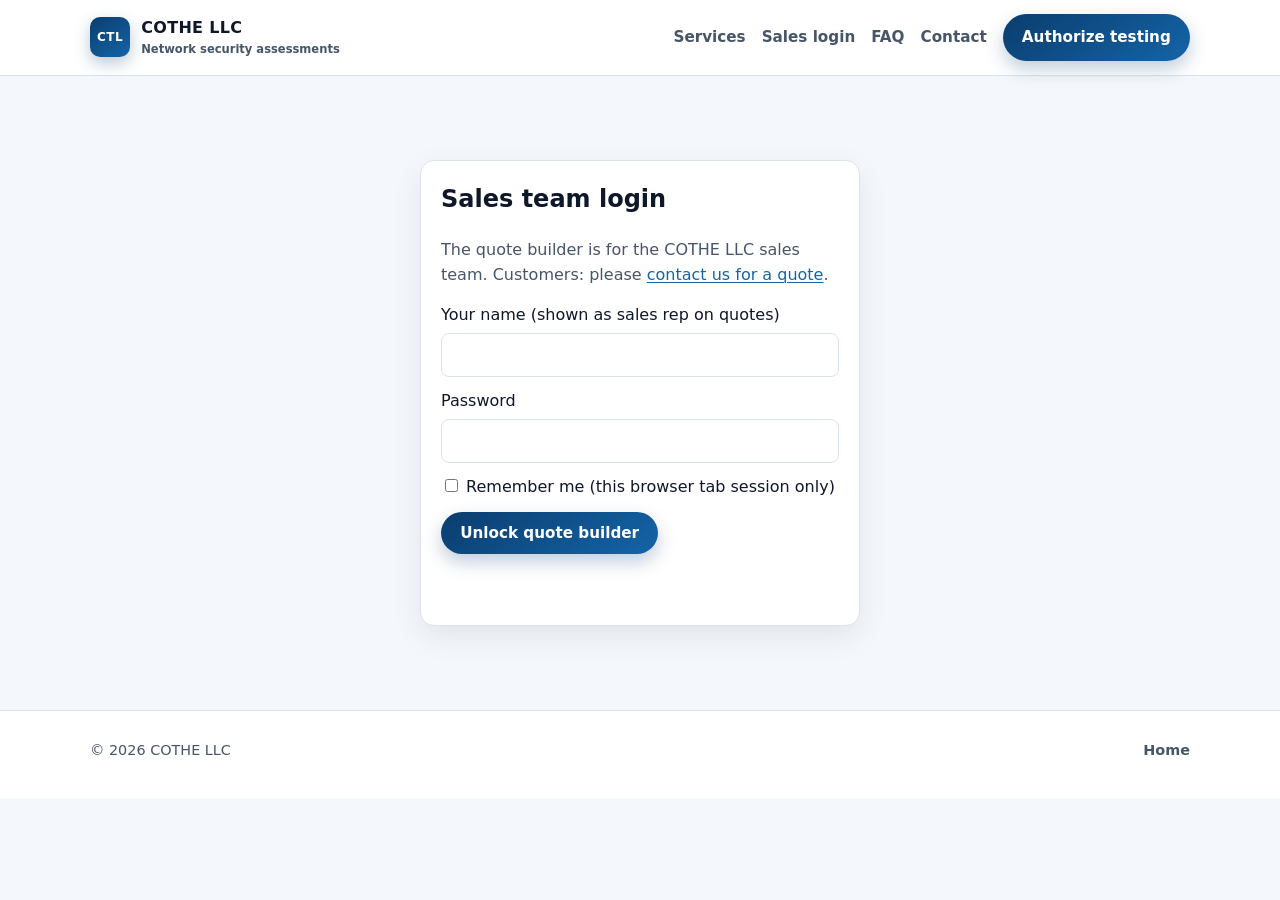
<file: quote/index.html>
<!DOCTYPE html>
<html lang="en">
<head>
  <meta charset="UTF-8" />
  <meta name="viewport" content="width=device-width, initial-scale=1" />
  <meta name="description" content="COTHE LLC sales team login." /><meta name="robots" content="noindex" />
  <title>Sales login — COTHE LLC</title>
  <link rel="stylesheet" href="../css/styles.css" />
  <style>.q-panel{background:var(--paper);border:1px solid var(--line);border-radius:var(--radius);padding:1.25rem;box-shadow:var(--shadow);margin:2rem 0}.q-field{display:flex;flex-direction:column;gap:.3rem;margin-bottom:.75rem}.q-field input{padding:.55rem;border:1px solid var(--line);border-radius:8px;font:inherit}.q-field input[type=checkbox]{display:inline;width:auto}</style>
</head>
<body>
  <header class="site-header">
    <div class="container nav">
      <a class="brand" href="../">
        <div class="brand-mark">CTL</div>
        <div>COTHE LLC<span>Network security assessments</span></div>
      </a>
      <ul class="nav-links">
        <li><a href="../#services">Services</a></li>
        <li><a href="./">Sales login</a></li>
        <li><a href="../#faq">FAQ</a></li>
        <li><a href="../#contact">Contact</a></li>
        <li><a class="btn btn-primary" href="../authorize/">Authorize testing</a></li>
      </ul>
    </div>
  </header>

  <main id="app">
    <section>
      <div class="container" style="max-width:440px">
        <div class="q-panel" id="loginBox">
          <h2 style="margin-top:0">Sales team login</h2>
          <p class="muted">The quote builder is for the COTHE LLC sales team. Customers: please <a href="../#contact">contact us for a quote</a>.</p>
          <form id="loginForm" autocomplete="on">
            <div class="q-field"><label for="u">Your name (shown as sales rep on quotes)</label><input id="u" name="username" autocomplete="username" minlength="2" required /></div>
            <div class="q-field"><label for="p">Password</label><input id="p" name="password" type="password" autocomplete="current-password" required /></div>
            <div class="q-field"><label><input type="checkbox" id="remember" /> Remember me (this browser tab session only)</label></div>
            <button class="btn btn-primary" id="loginBtn" type="submit">Unlock quote builder</button>
            <p id="err" role="alert" style="color:#b91c1c;font-weight:600;min-height:1.2em"></p>
          </form>
        </div>
      </div>
    </section>
  </main>
  <footer class="site-footer">
    <div class="container footer-row">
      <span>© <span id="yr"></span> COTHE LLC</span>
      <a href="../">Home</a>
    </div>
  </footer>

  <script>
(function(){
  var SK="cothe_sales_key", RK="cothe_sales_rep", blob=null;
  var b64=function(s){return Uint8Array.from(atob(s),function(c){return c.charCodeAt(0)})};
  function getBlob(){ if(blob) return Promise.resolve(blob);
    return fetch("quote.enc.json",{cache:"no-store"}).then(function(r){if(!r.ok)throw new Error("load");return r.json()}).then(function(j){return blob=j}); }
  function derive(pw,b){ var e=new TextEncoder();
    return crypto.subtle.importKey("raw",e.encode(pw),"PBKDF2",false,["deriveKey"]).then(function(k){
      return crypto.subtle.deriveKey({name:"PBKDF2",hash:"SHA-256",salt:b64(b.salt),iterations:b.iter},k,{name:"AES-GCM",length:256},true,["decrypt"]);});}
  function decrypt(key,b){ return crypto.subtle.decrypt({name:"AES-GCM",iv:b64(b.iv)},key,b64(b.ct)).then(function(pt){return JSON.parse(new TextDecoder().decode(pt))}); }
  var PW=null, REM=false, RQK="cothe_req_key";
  /* Fetch + decrypt the requester list (same scheme/password). Resolves [] if none. */
  window.COTHE_loadRequesters=function(){
    return fetch("requesters.enc.json",{cache:"no-store"}).then(function(r){ if(r.status===404) return null; if(!r.ok) throw new Error("load"); return r.json(); })
    .then(function(b){ if(!b) return [];
      var keyP;
      if(PW){ keyP=derive(PW,b).then(function(k){ if(REM){ crypto.subtle.exportKey("raw",k).then(function(raw){ try{sessionStorage.setItem(RQK,JSON.stringify({salt:b.salt,k:btoa(String.fromCharCode.apply(null,new Uint8Array(raw)))}))}catch(e){} }); } return k; }); }
      else { var sv=null; try{ sv=JSON.parse(sessionStorage.getItem(RQK)||"null"); }catch(e){}
        if(!sv||sv.salt!==b.salt) return Promise.reject(new Error("relogin"));
        keyP=crypto.subtle.importKey("raw",b64(sv.k),{name:"AES-GCM"},false,["decrypt"]); }
      return keyP.then(function(k){ return decrypt(k,b); }).then(function(x){ return Array.isArray(x)?x:[]; }); });
  };
  function run(p){
    var st=document.createElement("style"); st.textContent=p.css; document.head.appendChild(st);
    var app=document.getElementById("app"); app.innerHTML=p.html;
    var bar=document.createElement("div"); bar.className="container"; bar.style.cssText="display:flex;justify-content:flex-end;padding-top:1rem";
    bar.innerHTML='<button class="btn btn-secondary" id="logout" type="button">Log out</button>'; app.insertBefore(bar,app.firstChild);
    document.getElementById("logout").onclick=function(){ try{sessionStorage.removeItem(SK);sessionStorage.removeItem(RK);sessionStorage.removeItem(RQK)}catch(e){} location.reload(); };
    p.js.forEach(function(code){ var s=document.createElement("script"); s.textContent=code; document.body.appendChild(s); });
    document.documentElement.setAttribute("data-unlocked","1");
  }
  var err=document.getElementById("err"), btn=document.getElementById("loginBtn");
  document.getElementById("loginForm").addEventListener("submit",function(ev){
    ev.preventDefault(); err.textContent=""; btn.disabled=true; btn.textContent="Unlocking…";
    var u=document.getElementById("u").value.trim().replace(/\s+/g," "), pw=document.getElementById("p").value, rem=document.getElementById("remember").checked;
    var fail=function(){ err.textContent="Incorrect password."; btn.disabled=false; btn.textContent="Unlock quote builder"; };
    if(u.length<2){ err.textContent="Enter your name (at least 2 characters)."; btn.disabled=false; btn.textContent="Unlock quote builder"; return; }
    window.COTHE_SALES_REP=u; PW=pw; REM=rem;
    getBlob().then(function(b){ return derive(pw,b).then(function(key){ return decrypt(key,b).then(function(p){
      if(rem){ return crypto.subtle.exportKey("raw",key).then(function(raw){ try{sessionStorage.setItem(SK,btoa(String.fromCharCode.apply(null,new Uint8Array(raw))));sessionStorage.setItem(RK,u)}catch(e){} return p; }); }
      return p; }); }); }).then(run).catch(fail);
  });
  try{ var saved=sessionStorage.getItem(SK); if(saved){ window.COTHE_SALES_REP=sessionStorage.getItem(RK)||""; getBlob().then(function(b){
      return crypto.subtle.importKey("raw",b64(saved),{name:"AES-GCM"},false,["decrypt"]).then(function(k){return decrypt(k,b)}); })
    .then(run).catch(function(){ sessionStorage.removeItem(SK); sessionStorage.removeItem(RK); }); } }catch(e){}
  document.getElementById("yr").textContent=new Date().getFullYear();
})();
</script>
</body>
</html>
</file>
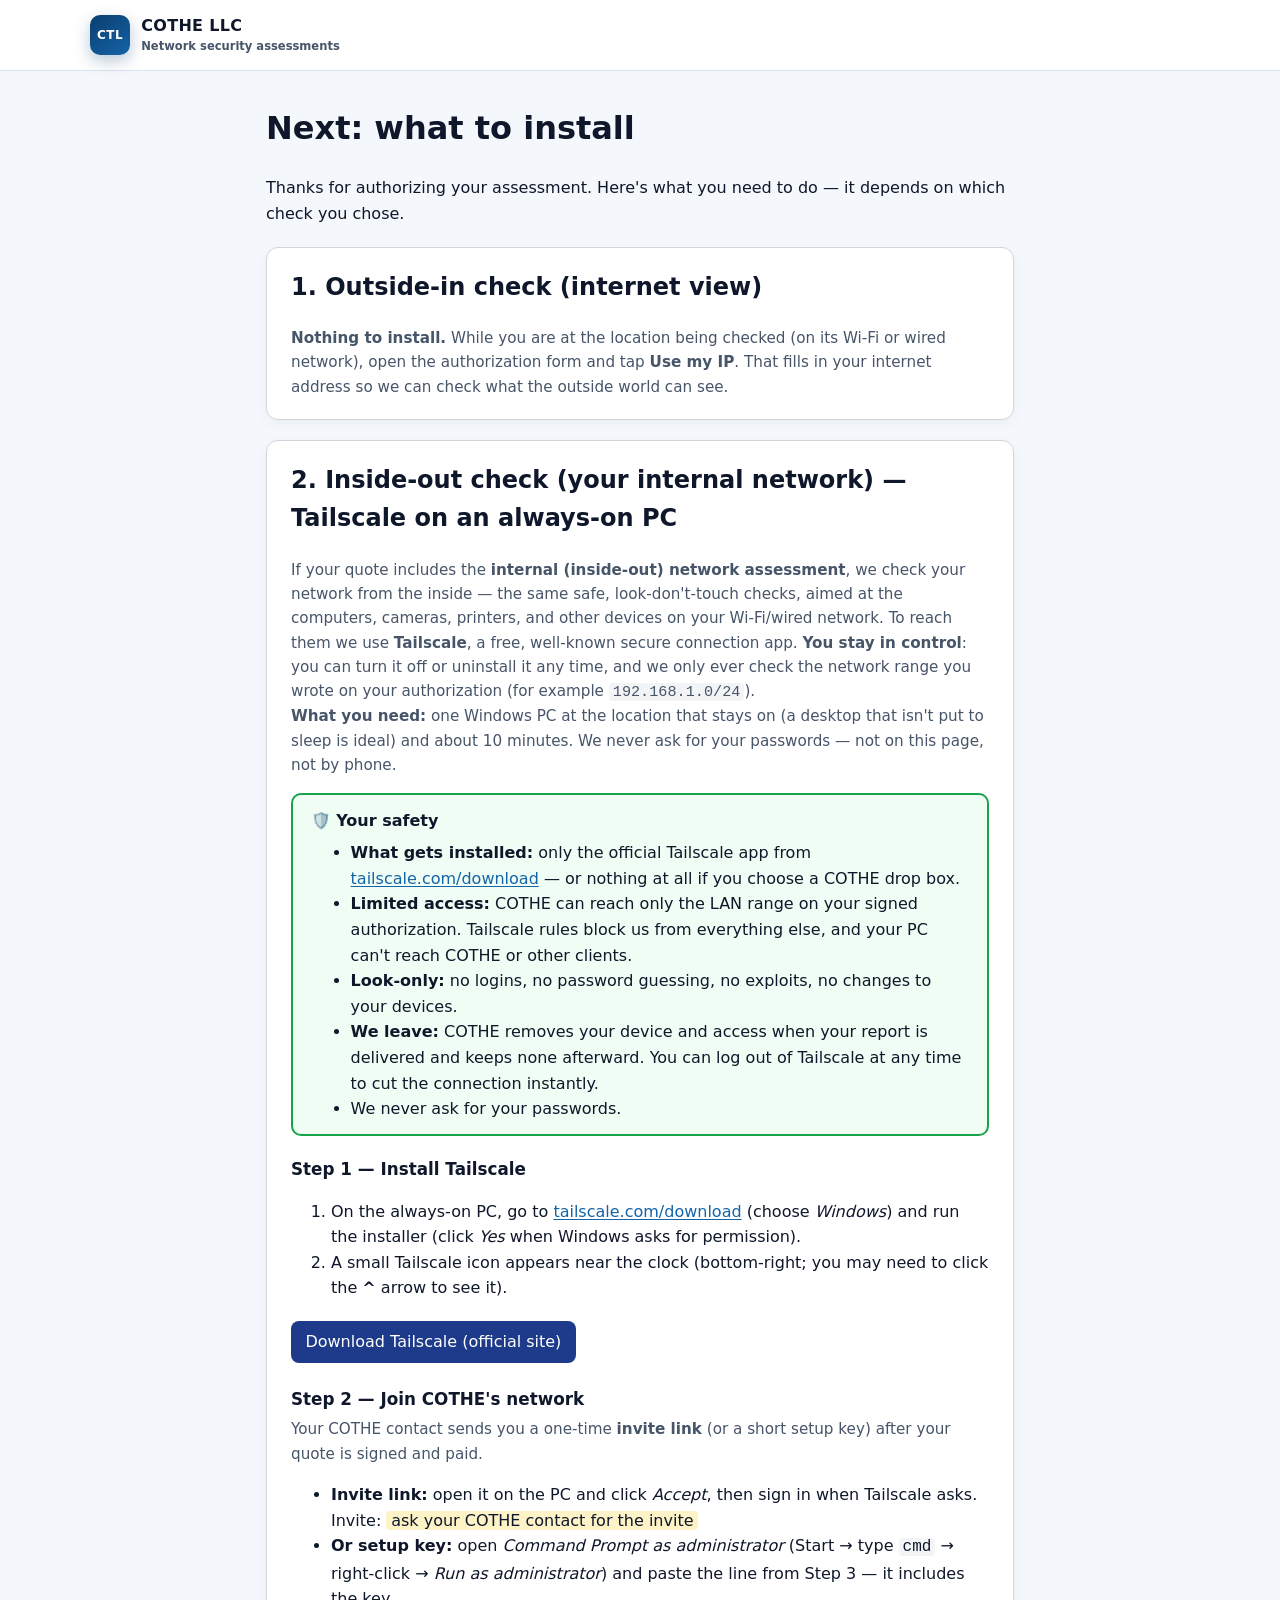
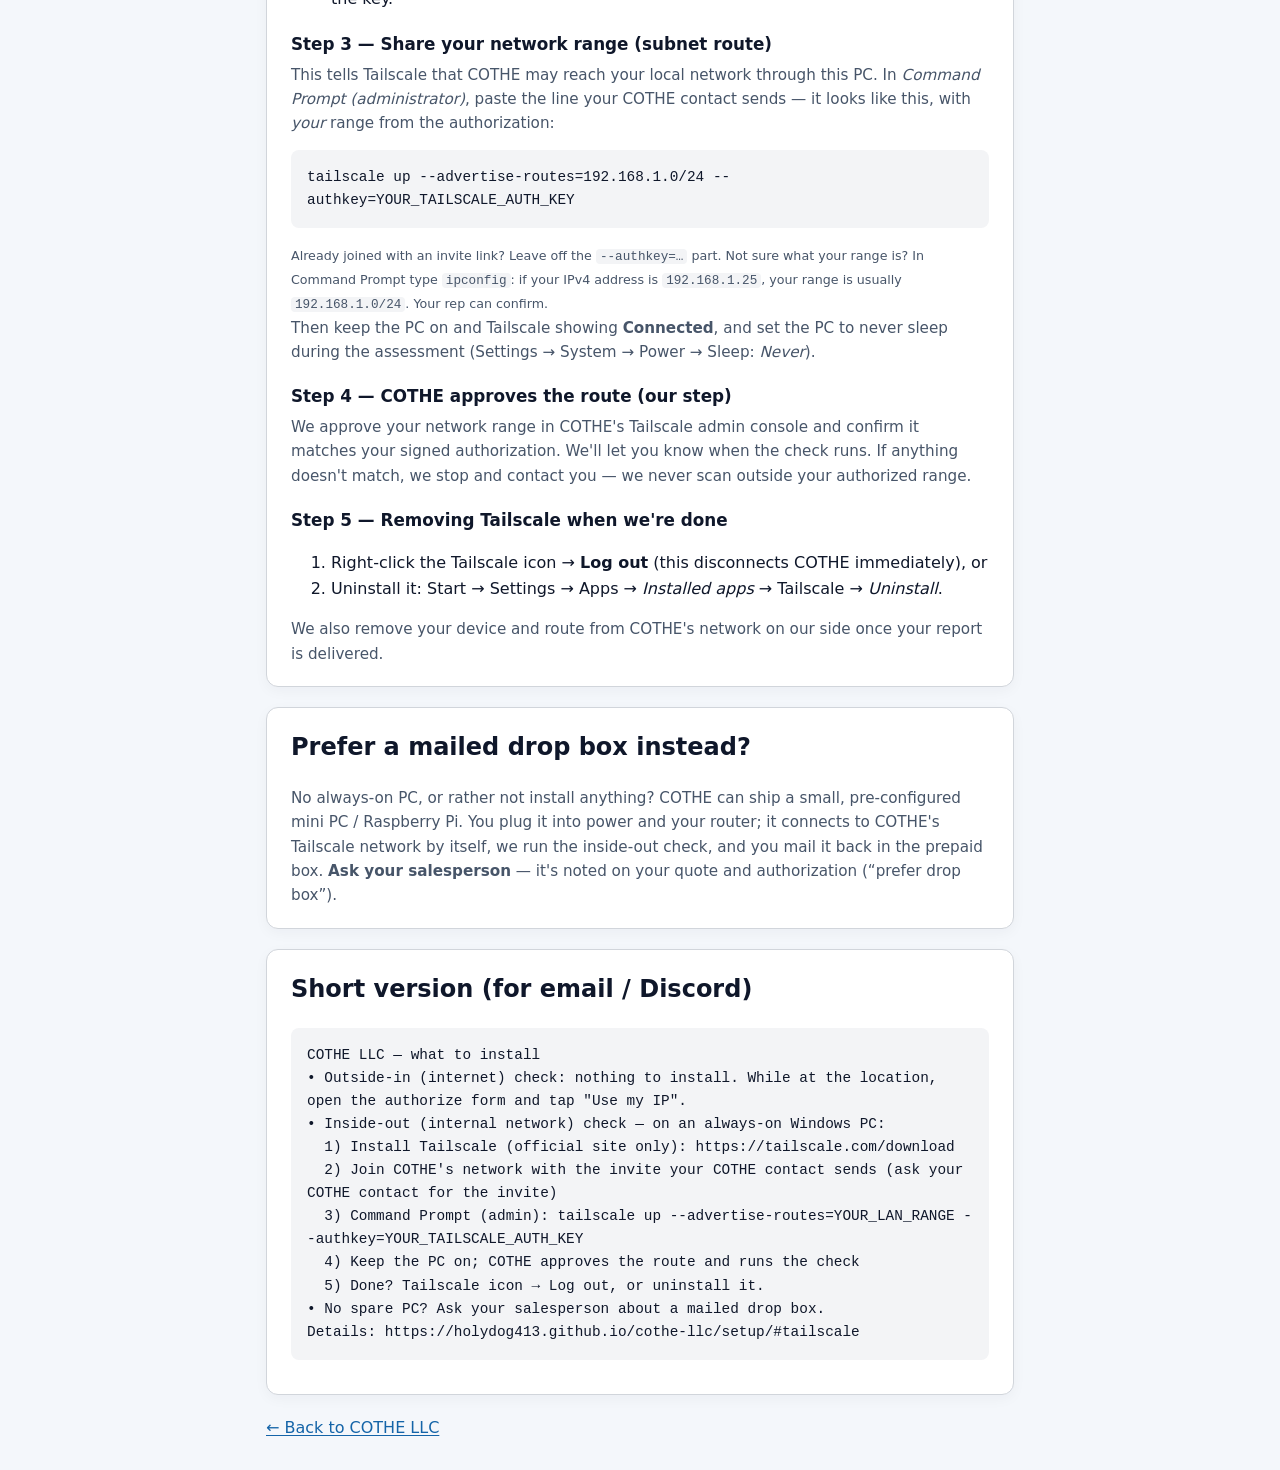
<file: setup/index.html>
<!DOCTYPE html>
<html lang="en">
<head>
  <meta charset="UTF-8" />
  <meta name="viewport" content="width=device-width, initial-scale=1" />
  <title>COTHE LLC — What to install (client setup)</title>
  <link rel="stylesheet" href="../css/styles.css" />
  <style>
    .setup{max-width:780px;margin:2rem auto;padding:0 1rem;line-height:1.6}
    .setup .card{border:1px solid #d1d5db;border-radius:12px;padding:1.25rem 1.5rem;margin:1.25rem 0;background:#fff}
    .setup h2{margin-top:0}.dl a{display:inline-block;margin:.25rem .5rem .25rem 0;padding:.5rem .9rem;border-radius:8px;background:#1e3a8a;color:#fff;text-decoration:none}
    .setup pre{white-space:pre-wrap;background:#f3f4f6;padding:1rem;border-radius:8px;font-size:.9rem}
    .ph{background:#fef3c7;padding:0 .3rem;border-radius:4px}.setup h3{margin:1.2rem 0 .3rem;font-size:1.05rem}.setup code{background:#f3f4f6;padding:0 .25rem;border-radius:4px}
  </style>
</head>
<body>
  <header class="site-header"><div class="container nav"><a class="brand" href="../"><div class="brand-mark">CTL</div><div>COTHE LLC<span>Network security assessments</span></div></a></div></header>
  <main class="setup">
    <h1>Next: what to install</h1>
    <p>Thanks for authorizing your assessment. Here's what you need to do — it depends on which check you chose.</p>

    <section class="card" id="remote">
      <h2>1. Outside-in check (internet view)</h2>
      <p><strong>Nothing to install.</strong> While you are at the location being checked (on its Wi-Fi or wired network), open the authorization form and tap <strong>Use my IP</strong>. That fills in your internet address so we can check what the outside world can see.</p>
    </section>

    <section class="card" id="tailscale">
      <h2>2. Inside-out check (your internal network) — Tailscale on an always-on PC</h2>
      <p>If your quote includes the <strong>internal (inside-out) network assessment</strong>, we check your network from the inside — the same safe, look-don't-touch checks, aimed at the computers, cameras, printers, and other devices on your Wi-Fi/wired network. To reach them we use <strong>Tailscale</strong>, a free, well-known secure connection app. <strong>You stay in control</strong>: you can turn it off or uninstall it any time, and we only ever check the network range you wrote on your authorization (for example <code>192.168.1.0/24</code>).</p>
      <p><strong>What you need:</strong> one Windows PC at the location that stays on (a desktop that isn't put to sleep is ideal) and about 10 minutes. We never ask for your passwords — not on this page, not by phone.</p>

      <div style="border:2px solid #16a34a;background:#f0fdf4;border-radius:10px;padding:.8rem 1.1rem;margin:1rem 0">
        <strong>🛡️ Your safety</strong>
        <ul style="margin:.4rem 0 0">
          <li><strong>What gets installed:</strong> only the official Tailscale app from <a href="https://tailscale.com/download">tailscale.com/download</a> — or nothing at all if you choose a COTHE drop box.</li>
          <li><strong>Limited access:</strong> COTHE can reach only the LAN range on your signed authorization. Tailscale rules block us from everything else, and your PC can't reach COTHE or other clients.</li>
          <li><strong>Look-only:</strong> no logins, no password guessing, no exploits, no changes to your devices.</li>
          <li><strong>We leave:</strong> COTHE removes your device and access when your report is delivered and keeps none afterward. You can log out of Tailscale at any time to cut the connection instantly.</li>
          <li>We never ask for your passwords.</li>
        </ul>
      </div>
      <h3>Step 1 — Install Tailscale</h3>
      <ol>
        <li>On the always-on PC, go to <a href="https://tailscale.com/download">tailscale.com/download</a> (choose <em>Windows</em>) and run the installer (click <em>Yes</em> when Windows asks for permission).</li>
        <li>A small Tailscale icon appears near the clock (bottom-right; you may need to click the <strong>^</strong> arrow to see it).</li>
      </ol>
      <div class="dl"><a href="https://tailscale.com/download">Download Tailscale (official site)</a></div>

      <h3>Step 2 — Join COTHE's network</h3>
      <p>Your COTHE contact sends you a one-time <strong>invite link</strong> (or a short setup key) after your quote is signed and paid.</p>
      <ul>
        <li><strong>Invite link:</strong> open it on the PC and click <em>Accept</em>, then sign in when Tailscale asks. Invite: <span class="ph">ask your COTHE contact for the invite</span></li>
        <li><strong>Or setup key:</strong> open <em>Command Prompt as administrator</em> (Start → type <code>cmd</code> → right-click → <em>Run as administrator</em>) and paste the line from Step 3 — it includes the key.</li>
      </ul>

      <h3>Step 3 — Share your network range (subnet route)</h3>
      <p>This tells Tailscale that COTHE may reach your local network through this PC. In <em>Command Prompt (administrator)</em>, paste the line your COTHE contact sends — it looks like this, with <em>your</em> range from the authorization:</p>
<pre>tailscale up --advertise-routes=192.168.1.0/24 --authkey=YOUR_TAILSCALE_AUTH_KEY</pre>
      <p><small>Already joined with an invite link? Leave off the <code>--authkey=…</code> part. Not sure what your range is? In Command Prompt type <code>ipconfig</code>: if your IPv4 address is <code>192.168.1.25</code>, your range is usually <code>192.168.1.0/24</code>. Your rep can confirm.</small></p>
      <p>Then keep the PC on and Tailscale showing <strong>Connected</strong>, and set the PC to never sleep during the assessment (Settings → System → Power → Sleep: <em>Never</em>).</p>

      <h3>Step 4 — COTHE approves the route (our step)</h3>
      <p>We approve your network range in COTHE's Tailscale admin console and confirm it matches your signed authorization. We'll let you know when the check runs. If anything doesn't match, we stop and contact you — we never scan outside your authorized range.</p>

      <h3>Step 5 — Removing Tailscale when we're done</h3>
      <ol>
        <li>Right-click the Tailscale icon → <strong>Log out</strong> (this disconnects COTHE immediately), or</li>
        <li>Uninstall it: Start → Settings → Apps → <em>Installed apps</em> → Tailscale → <em>Uninstall</em>.</li>
      </ol>
      <p>We also remove your device and route from COTHE's network on our side once your report is delivered.</p>
    </section>

    <section class="card" id="dropbox">
      <h2>Prefer a mailed drop box instead?</h2>
      <p>No always-on PC, or rather not install anything? COTHE can ship a small, pre-configured mini PC / Raspberry Pi. You plug it into power and your router; it connects to COTHE's Tailscale network by itself, we run the inside-out check, and you mail it back in the prepaid box. <strong>Ask your salesperson</strong> — it's noted on your quote and authorization (“prefer drop box”).</p>
    </section>

    <section class="card" id="short">
      <h2>Short version (for email / Discord)</h2>
<pre>COTHE LLC — what to install
• Outside-in (internet) check: nothing to install. While at the location, open the authorize form and tap "Use my IP".
• Inside-out (internal network) check — on an always-on Windows PC:
  1) Install Tailscale (official site only): https://tailscale.com/download
  2) Join COTHE's network with the invite your COTHE contact sends (ask your COTHE contact for the invite)
  3) Command Prompt (admin): tailscale up --advertise-routes=YOUR_LAN_RANGE --authkey=YOUR_TAILSCALE_AUTH_KEY
  4) Keep the PC on; COTHE approves the route and runs the check
  5) Done? Tailscale icon → Log out, or uninstall it.
• No spare PC? Ask your salesperson about a mailed drop box.
Details: https://holydog413.github.io/cothe-llc/setup/#tailscale</pre>
    </section>
    <p><a href="../">← Back to COTHE LLC</a></p>
  </main>
</body>
</html>
</file>
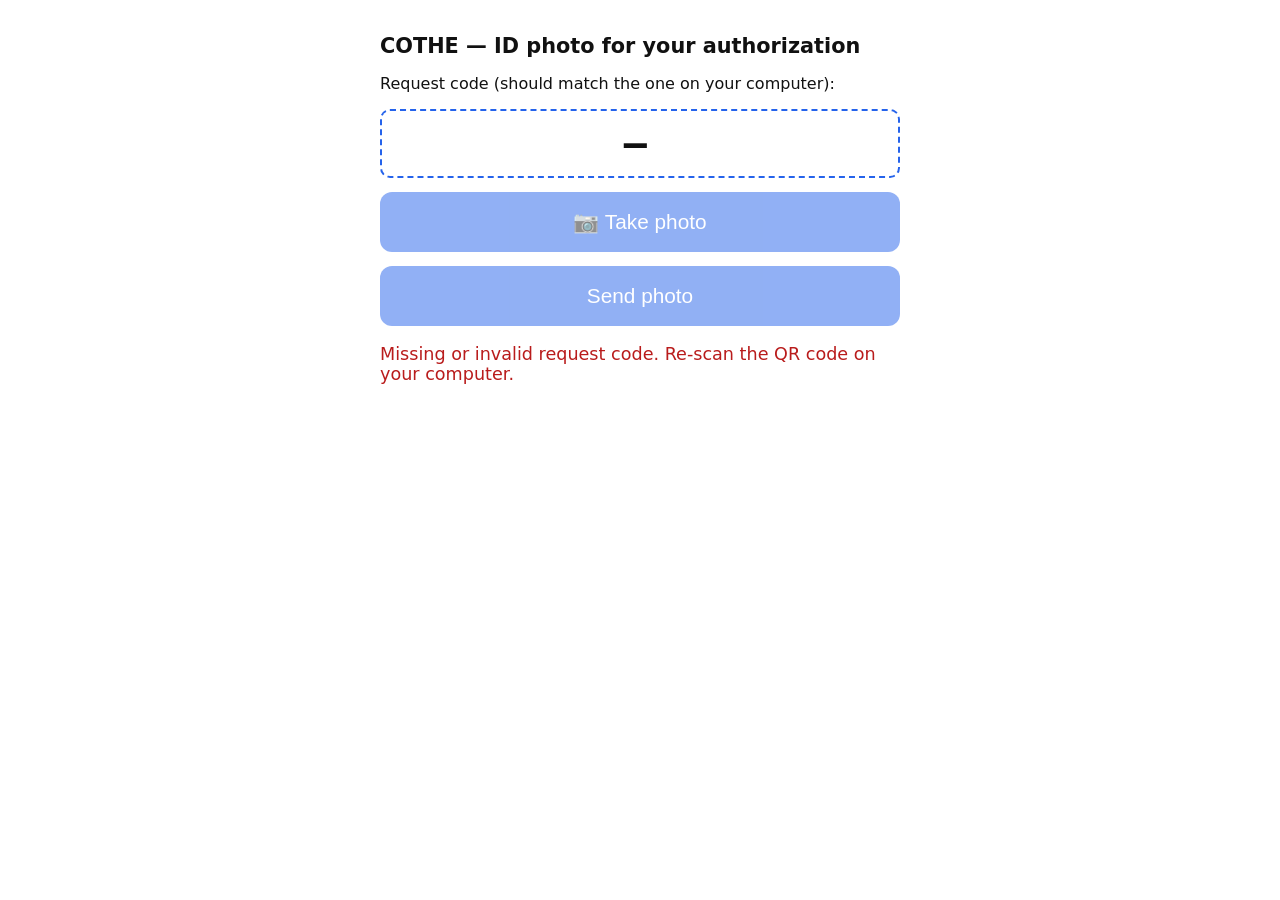
<file: authorize/photo/index.html>
<!doctype html>
<html lang="en">
<head>
  <meta charset="utf-8" />
  <meta name="viewport" content="width=device-width, initial-scale=1" />
  <meta name="robots" content="noindex" />
  <title>COTHE — Send ID photo</title>
  <style>
    body { font-family: system-ui, sans-serif; margin: 0; padding: 20px; max-width: 520px; margin: auto; color: #111; }
    h1 { font-size: 1.3rem; }
    .code { font: 700 2.4rem ui-monospace, monospace; letter-spacing: .25em; text-align: center; padding: 10px; border: 2px dashed #2563eb; border-radius: 10px; }
    .btn { display: block; width: 100%; font-size: 1.3rem; padding: 18px; margin: 14px 0; border-radius: 12px; border: 0; background: #2563eb; color: #fff; }
    .btn.secondary { background: #e5e7eb; color: #111; }
    .btn:disabled { opacity: .5; }
    img { width: 100%; border-radius: 10px; margin-top: 10px; }
    #status { font-size: 1.1rem; min-height: 1.5em; }
    .ok { color: #15803d; font-weight: 700; }
    .err { color: #b91c1c; }
  </style>
</head>
<body>
  <h1>COTHE — ID photo for your authorization</h1>
  <p>Request code (should match the one on your computer):</p>
  <div class="code" id="code">—</div>
  <input id="cam" type="file" accept="image/*" capture="user" hidden />
  <button class="btn" id="btnTake" type="button">📷 Take photo</button>
  <img id="preview" alt="Photo preview" hidden />
  <button class="btn" id="btnSend" type="button" disabled>Send photo</button>
  <p id="status" aria-live="polite"></p>

  <script src="../intake-config.js"></script>
  <script>
  (function () {
    var params = new URLSearchParams(location.search);
    var code = (params.get("code") || "").toUpperCase().replace(/[^A-Z0-9]/g, "").slice(0, 6);
    var status = document.getElementById("status"), btnSend = document.getElementById("btnSend");
    var cam = document.getElementById("cam"), preview = document.getElementById("preview");
    var blob = null, sending = false;
    document.getElementById("code").textContent = code || "—";
    if (code.length !== 6) { status.innerHTML = '<span class="err">Missing or invalid request code. Re-scan the QR code on your computer.</span>'; document.getElementById("btnTake").disabled = true; }

    function compress(file, maxEdge, q) {
      return new Promise(function (resolve, reject) {
        var url = URL.createObjectURL(file), img = new Image();
        img.onerror = function () { reject(new Error("Could not read image")); };
        img.onload = function () {
          var w = img.naturalWidth, h = img.naturalHeight, s = Math.min(1, maxEdge / Math.max(w, h));
          var c = document.createElement("canvas"); c.width = Math.round(w * s); c.height = Math.round(h * s);
          var x = c.getContext("2d"); x.fillStyle = "#fff"; x.fillRect(0, 0, c.width, c.height); x.drawImage(img, 0, 0, c.width, c.height);
          URL.revokeObjectURL(url);
          c.toBlob(function (b) { b ? resolve(b) : reject(new Error("Compress failed")); }, "image/jpeg", q);
        };
        img.src = url;
      });
    }

    document.getElementById("btnTake").addEventListener("click", function () { cam.click(); });
    cam.addEventListener("change", function () {
      var f = cam.files && cam.files[0]; if (!f) return;
      status.textContent = "Preparing photo…";
      compress(f, 1200, 0.85).then(function (b) {
        blob = b; preview.src = URL.createObjectURL(b); preview.hidden = false;
        btnSend.disabled = false; status.textContent = "Looks good? Tap Send photo (" + Math.round(b.size / 1024) + " KB).";
      }).catch(function (e) { status.innerHTML = '<span class="err">' + e.message + "</span>"; });
    });

    btnSend.addEventListener("click", function () {
      var hook = (window.COTHE_INTAKE_WEBHOOK || "").trim();
      if (!blob || sending || code.length !== 6) return;
      if (!hook) { status.innerHTML = '<span class="err">Online submission is not configured.</span>'; return; }
      sending = true; btnSend.disabled = true; status.textContent = "Sending…";
      var fd = new FormData();
      fd.append("files[0]", blob, "id-photo-" + code + ".jpg");
      fd.append("payload_json", JSON.stringify({ username: "COTHE Intake", content: "📷 ID photo for request code " + code, allowed_mentions: { parse: [] } }));
      fetch(hook, { method: "POST", body: fd }).then(function (r) {
        if (!r.ok) throw new Error("HTTP " + r.status);
        status.innerHTML = '<span class="ok">✅ Photo sent! Back on your computer, tick “I sent the photo from my phone” and submit the form.</span>';
        document.getElementById("btnTake").disabled = true;
      }).catch(function (e) {
        sending = false; btnSend.disabled = false;
        status.innerHTML = '<span class="err">Send failed (' + e.message + "). Try again.</span>";
      });
    });
  })();
  </script>
</body>
</html>
</file>
<file: css/styles.css>
:root {
  --ink: #0f172a;
  --muted: #475569;
  --line: #dbe3ef;
  --bg: #f4f7fb;
  --paper: #ffffff;
  --accent: #0b3d6e;
  --accent-2: #1464a8;
  --accent-soft: #e7f1fb;
  --gold: #b8860b;
  --gold-soft: #fff6db;
  --ok: #166534;
  --shadow: 0 10px 30px rgba(15, 23, 42, 0.08);
  --radius: 14px;
  --max: 1100px;
}

* { box-sizing: border-box; }
html { scroll-behavior: smooth; }
body {
  margin: 0;
  font-family: "Segoe UI", system-ui, -apple-system, sans-serif;
  color: var(--ink);
  background: var(--bg);
  line-height: 1.55;
  font-size: 16px;
  -webkit-text-size-adjust: 100%;
}

img { max-width: 100%; display: block; }
a { color: var(--accent-2); text-decoration-thickness: 1px; text-underline-offset: 2px; }
a:hover { color: var(--accent); }

.container {
  width: min(100% - 2rem, var(--max));
  margin-inline: auto;
}

/* Header */
.site-header {
  position: sticky;
  top: 0;
  z-index: 50;
  background: rgba(255,255,255,0.92);
  backdrop-filter: blur(10px);
  border-bottom: 1px solid var(--line);
}
.nav {
  display: flex;
  align-items: center;
  justify-content: space-between;
  gap: 1rem;
  padding: 0.85rem 0;
}
.brand {
  display: flex;
  align-items: center;
  gap: 0.7rem;
  text-decoration: none;
  color: var(--ink);
  font-weight: 800;
  letter-spacing: 0.02em;
}
.brand-mark {
  width: 40px;
  height: 40px;
  border-radius: 10px;
  background: linear-gradient(145deg, var(--accent), var(--accent-2));
  color: #fff;
  display: grid;
  place-items: center;
  font-size: 0.75rem;
  font-weight: 800;
  letter-spacing: 0.04em;
  box-shadow: 0 6px 16px rgba(11, 61, 110, 0.28);
}
.brand span { display: block; font-size: 0.72rem; font-weight: 600; color: var(--muted); letter-spacing: 0; }

.nav-links {
  display: flex;
  flex-wrap: wrap;
  gap: 0.35rem 1rem;
  align-items: center;
  list-style: none;
  margin: 0;
  padding: 0;
}
.nav-links a {
  text-decoration: none;
  color: var(--muted);
  font-size: 0.95rem;
  font-weight: 600;
}
.nav-links a:hover { color: var(--accent); }

.btn {
  display: inline-flex;
  align-items: center;
  justify-content: center;
  gap: 0.4rem;
  border: 0;
  border-radius: 999px;
  padding: 0.75rem 1.2rem;
  font-weight: 700;
  font-size: 0.95rem;
  text-decoration: none;
  cursor: pointer;
  font-family: inherit;
}
.btn-primary {
  background: linear-gradient(145deg, var(--accent), var(--accent-2));
  color: #fff !important;
  box-shadow: 0 8px 18px rgba(11, 61, 110, 0.25);
}
.btn-primary:hover { filter: brightness(1.05); }
.btn-secondary {
  background: #fff;
  color: var(--accent) !important;
  border: 1px solid #b8cce8;
}
.btn-secondary:hover { background: var(--accent-soft); }
.btn-row { display: flex; flex-wrap: wrap; gap: 0.75rem; margin-top: 1.25rem; }

/* Hero */
.hero {
  padding: 3.5rem 0 2.5rem;
  background:
    radial-gradient(900px 420px at 85% -10%, rgba(20,100,168,0.18), transparent 60%),
    radial-gradient(700px 360px at 0% 20%, rgba(184,134,11,0.12), transparent 55%),
    linear-gradient(180deg, #fff 0%, var(--bg) 100%);
}
.hero-grid {
  display: grid;
  grid-template-columns: 1.35fr 1fr;
  gap: 2rem;
  align-items: center;
}
.eyebrow {
  display: inline-flex;
  align-items: center;
  gap: 0.45rem;
  background: var(--gold-soft);
  color: #7a5a00;
  border: 1px solid #ecd48a;
  border-radius: 999px;
  padding: 0.35rem 0.75rem;
  font-size: 0.8rem;
  font-weight: 700;
  margin-bottom: 1rem;
}
.hero h1 {
  margin: 0 0 0.85rem;
  font-size: clamp(1.9rem, 4vw, 2.75rem);
  line-height: 1.15;
  letter-spacing: -0.02em;
}
.hero .lead {
  margin: 0;
  color: var(--muted);
  font-size: 1.08rem;
  max-width: 38rem;
}
.hero-card {
  background: var(--paper);
  border: 1px solid var(--line);
  border-radius: var(--radius);
  box-shadow: var(--shadow);
  padding: 1.35rem 1.4rem;
}
.hero-card h2 {
  margin: 0 0 0.75rem;
  font-size: 1.05rem;
  color: var(--accent);
}
.hero-card ol {
  margin: 0;
  padding-left: 1.15rem;
  color: var(--muted);
}
.hero-card li { margin-bottom: 0.55rem; }
.hero-card li strong { color: var(--ink); }

/* Sections */
section { padding: 3.25rem 0; }
section.alt { background: #fff; border-block: 1px solid var(--line); }
.section-head {
  max-width: 40rem;
  margin-bottom: 1.75rem;
}
.section-head h2 {
  margin: 0 0 0.5rem;
  font-size: clamp(1.5rem, 3vw, 2rem);
  letter-spacing: -0.02em;
}
.section-head p {
  margin: 0;
  color: var(--muted);
}

.cards {
  display: grid;
  grid-template-columns: repeat(3, 1fr);
  gap: 1rem;
}
.card {
  background: var(--paper);
  border: 1px solid var(--line);
  border-radius: var(--radius);
  padding: 1.2rem 1.25rem;
  box-shadow: 0 4px 14px rgba(15,23,42,0.04);
}
.card .icon {
  width: 42px;
  height: 42px;
  border-radius: 10px;
  display: grid;
  place-items: center;
  background: var(--accent-soft);
  color: var(--accent);
  font-weight: 800;
  margin-bottom: 0.8rem;
  font-size: 0.85rem;
}
.card h3 { margin: 0 0 0.4rem; font-size: 1.05rem; }
.card p { margin: 0; color: var(--muted); font-size: 0.95rem; }

.steps {
  display: grid;
  grid-template-columns: repeat(4, 1fr);
  gap: 1rem;
  counter-reset: step;
}
.step {
  background: var(--paper);
  border: 1px solid var(--line);
  border-radius: var(--radius);
  padding: 1.15rem 1.1rem;
  position: relative;
}
.step::before {
  counter-increment: step;
  content: counter(step);
  display: inline-grid;
  place-items: center;
  width: 28px;
  height: 28px;
  border-radius: 50%;
  background: var(--accent);
  color: #fff;
  font-size: 0.85rem;
  font-weight: 800;
  margin-bottom: 0.7rem;
}
.step h3 { margin: 0 0 0.35rem; font-size: 1rem; }
.step p { margin: 0; color: var(--muted); font-size: 0.92rem; }

.why-grid {
  display: grid;
  grid-template-columns: 1.1fr 1fr;
  gap: 1.25rem;
  align-items: stretch;
}
.badge-card {
  background: linear-gradient(160deg, #12263f, #0b3d6e 55%, #1464a8);
  color: #fff;
  border-radius: var(--radius);
  padding: 1.6rem 1.5rem;
  box-shadow: var(--shadow);
}
.badge-card .tag {
  display: inline-block;
  background: rgba(255,255,255,0.14);
  border: 1px solid rgba(255,255,255,0.25);
  border-radius: 999px;
  padding: 0.3rem 0.7rem;
  font-size: 0.78rem;
  font-weight: 700;
  letter-spacing: 0.04em;
  text-transform: uppercase;
  margin-bottom: 0.9rem;
}
.badge-card h3 { margin: 0 0 0.6rem; font-size: 1.35rem; }
.badge-card p { margin: 0; color: rgba(255,255,255,0.88); }
.why-list {
  list-style: none;
  margin: 0;
  padding: 0;
  display: grid;
  gap: 0.75rem;
}
.why-list li {
  background: var(--paper);
  border: 1px solid var(--line);
  border-radius: 12px;
  padding: 0.95rem 1rem;
}
.why-list strong { display: block; margin-bottom: 0.2rem; }
.why-list span { color: var(--muted); font-size: 0.93rem; }

.faq {
  display: grid;
  gap: 0.75rem;
}
details.faq-item {
  background: var(--paper);
  border: 1px solid var(--line);
  border-radius: 12px;
  padding: 0.9rem 1.05rem;
}
details.faq-item summary {
  cursor: pointer;
  font-weight: 700;
  list-style: none;
}
details.faq-item summary::-webkit-details-marker { display: none; }
details.faq-item summary::after {
  content: "+";
  float: right;
  color: var(--accent-2);
  font-weight: 800;
}
details.faq-item[open] summary::after { content: "–"; }
details.faq-item p {
  margin: 0.7rem 0 0.15rem;
  color: var(--muted);
}

.contact-box {
  display: grid;
  grid-template-columns: 1.2fr 1fr;
  gap: 1.25rem;
  align-items: stretch;
}
.contact-card, .cta-card {
  background: var(--paper);
  border: 1px solid var(--line);
  border-radius: var(--radius);
  padding: 1.4rem 1.35rem;
  box-shadow: var(--shadow);
}
.cta-card {
  background: var(--accent-soft);
  border-color: #b8cce8;
}
.cta-card h3 { margin-top: 0; }
.muted { color: var(--muted); }
.legal-note {
  margin-top: 1rem;
  font-size: 0.88rem;
  color: var(--muted);
  background: #fff;
  border-left: 4px solid var(--gold);
  padding: 0.75rem 0.9rem;
  border-radius: 0 8px 8px 0;
}

.site-footer {
  padding: 1.75rem 0 2.25rem;
  border-top: 1px solid var(--line);
  background: #fff;
  color: var(--muted);
  font-size: 0.9rem;
}
.footer-row {
  display: flex;
  flex-wrap: wrap;
  gap: 0.75rem 1.25rem;
  justify-content: space-between;
  align-items: center;
}
.footer-row a { color: var(--muted); text-decoration: none; font-weight: 600; }
.footer-row a:hover { color: var(--accent); }

@media (max-width: 900px) {
  .hero-grid, .why-grid, .contact-box { grid-template-columns: 1fr; }
  .cards { grid-template-columns: 1fr 1fr; }
  .steps { grid-template-columns: 1fr 1fr; }
}
@media (max-width: 640px) {
  .nav { flex-direction: column; align-items: flex-start; }
  .nav-links { width: 100%; gap: 0.55rem 0.9rem; }
  .cards, .steps { grid-template-columns: 1fr; }
  .hero { padding-top: 2.25rem; }
}
</file>
